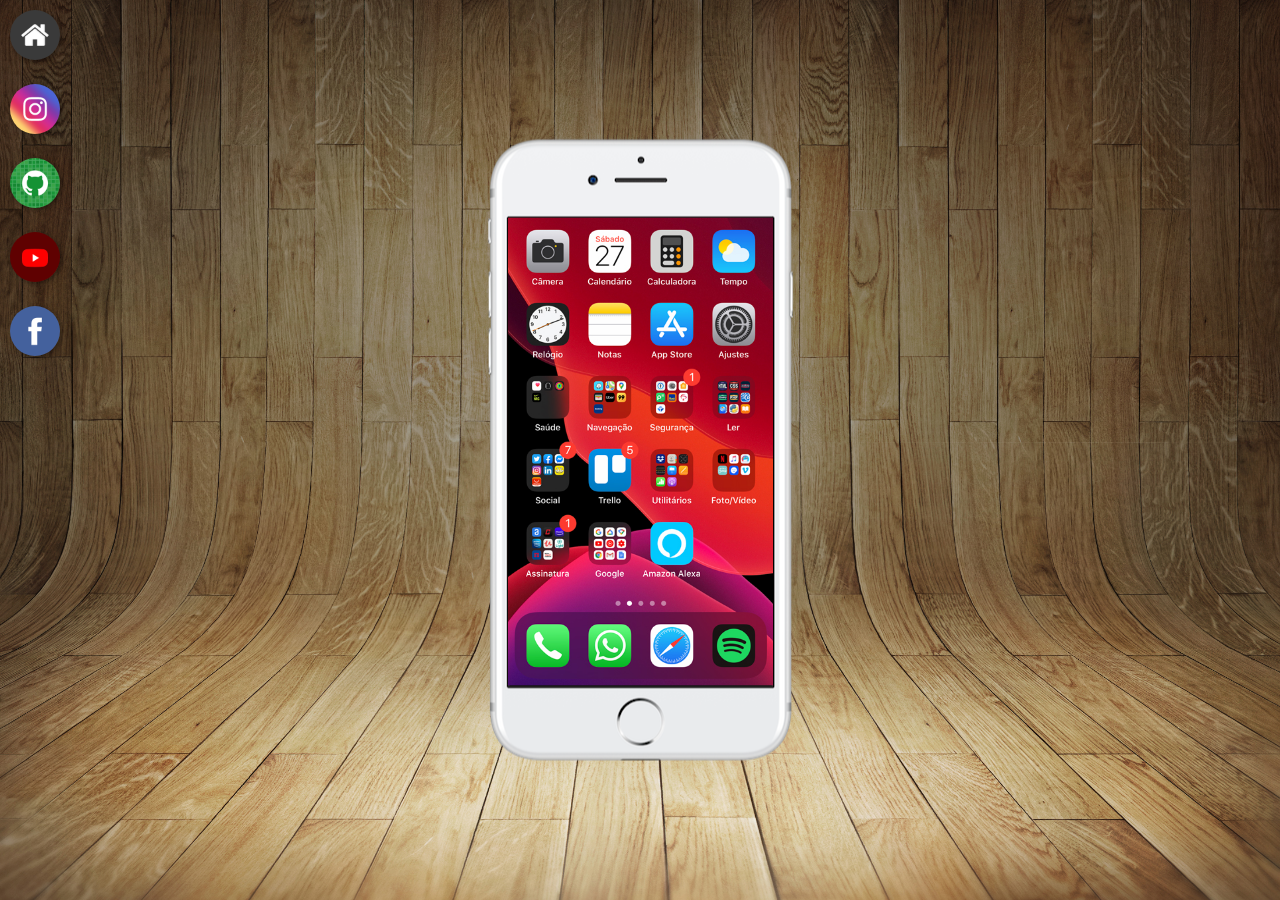
<file: index.html>
<!DOCTYPE html>
<html lang="pt-br">
<head>
    <meta charset="UTF-8">
    <meta name="viewport" content="width=device-width, initial-scale=1.0">
    <title>Projetos Redes Sociais</title>
    <link rel="shortcut icon" href="favicon.ico" type="image/x-icon">
    <link rel="stylesheet" href="estilos/style.css">
</head>
<body>
    <main>
        <section id="telefone">
        <iframe src="home.html" name="tela" id="tela"  frameborder="0"></iframe>
        </section>
        <section id="redes-sociais">
            <a href="home.html" target="tela"><img src="imagens/logo-home.jpg" alt="Home"></a><br>
            <a href="insta.html" target="tela"><img src="imagens/logo-instagram.jpg" alt="insta"></a><br>
            <a href="github.html" target="tela"><img src="imagens/logo-github.jpg" alt="github"></a><br>
            <a href="youtube.html" target="tela"><img src="imagens/logo-youtube.jpg" alt="tube"></a><br>
            <a href="facebook.html" target="tela"><img src="imagens/logo-facebook.jpg" alt="face"></a><br>
        </section>
    </main>
</body>
</html>
</file>
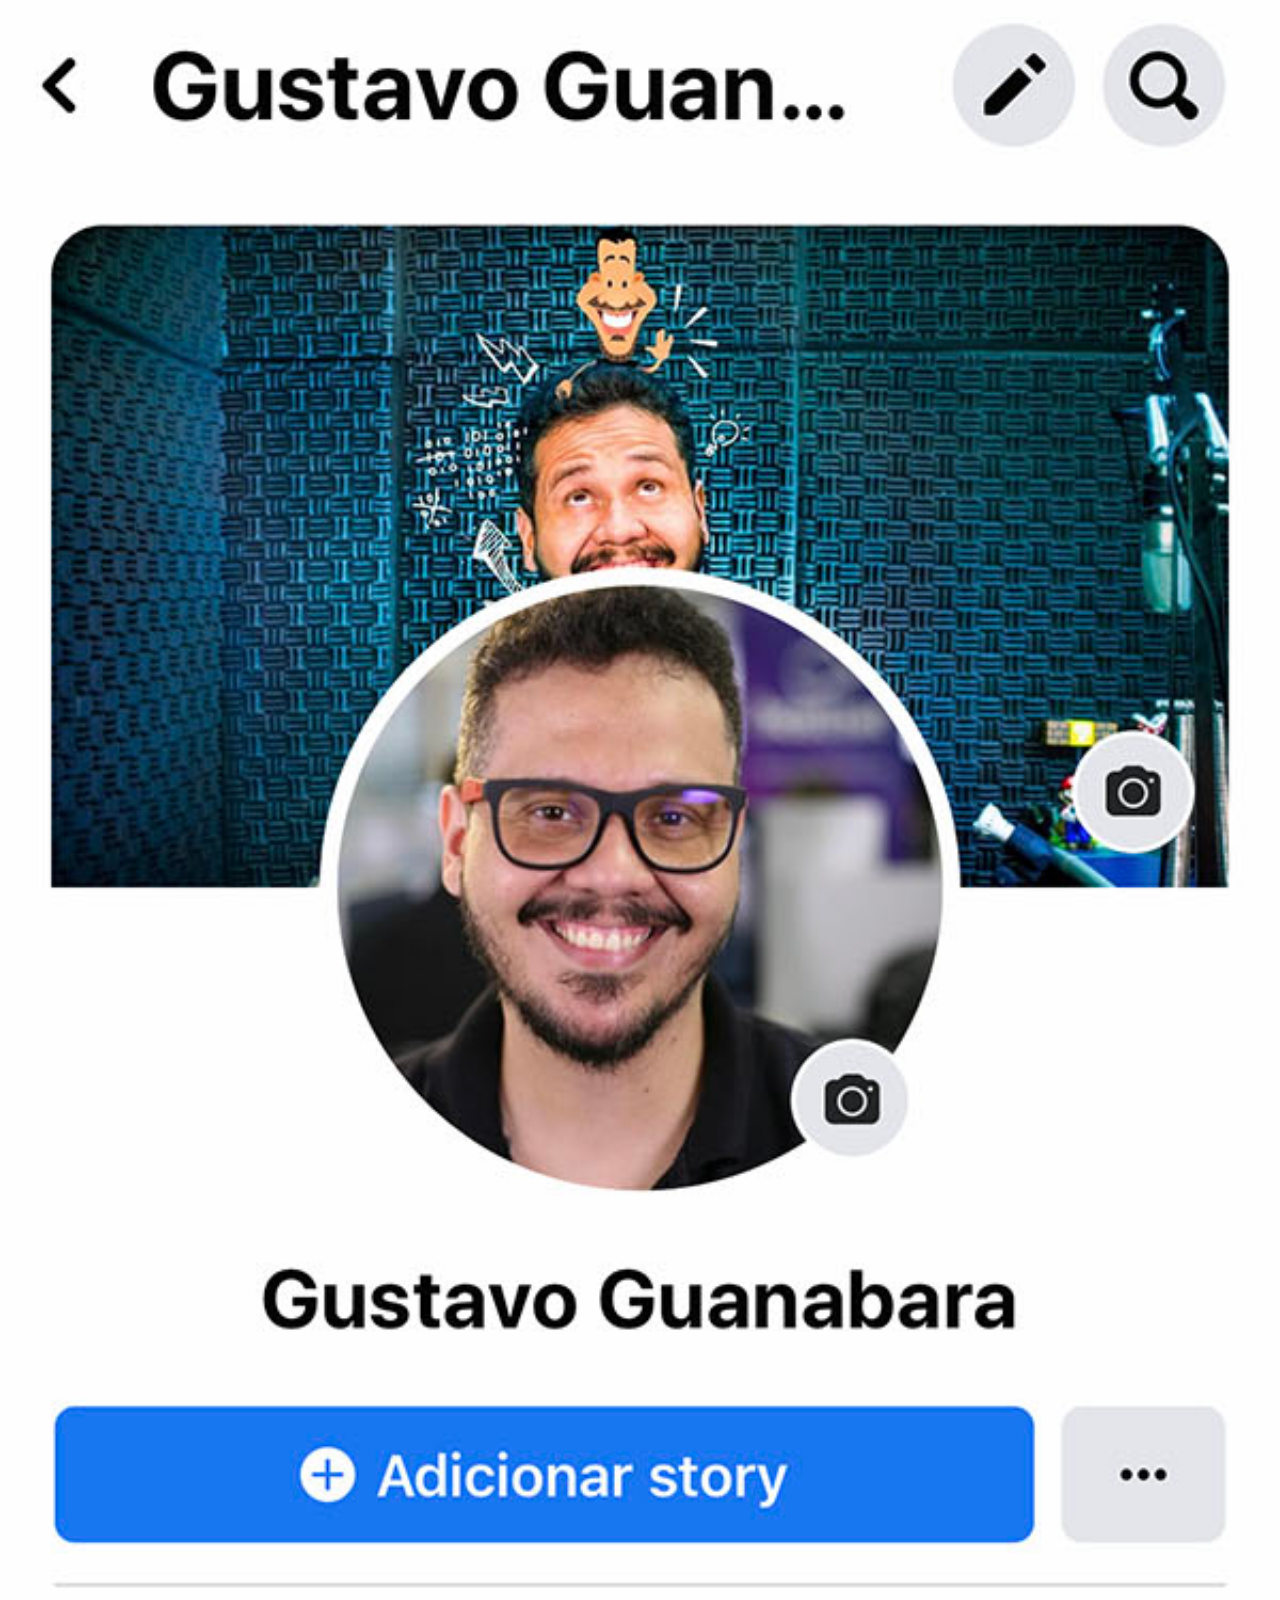
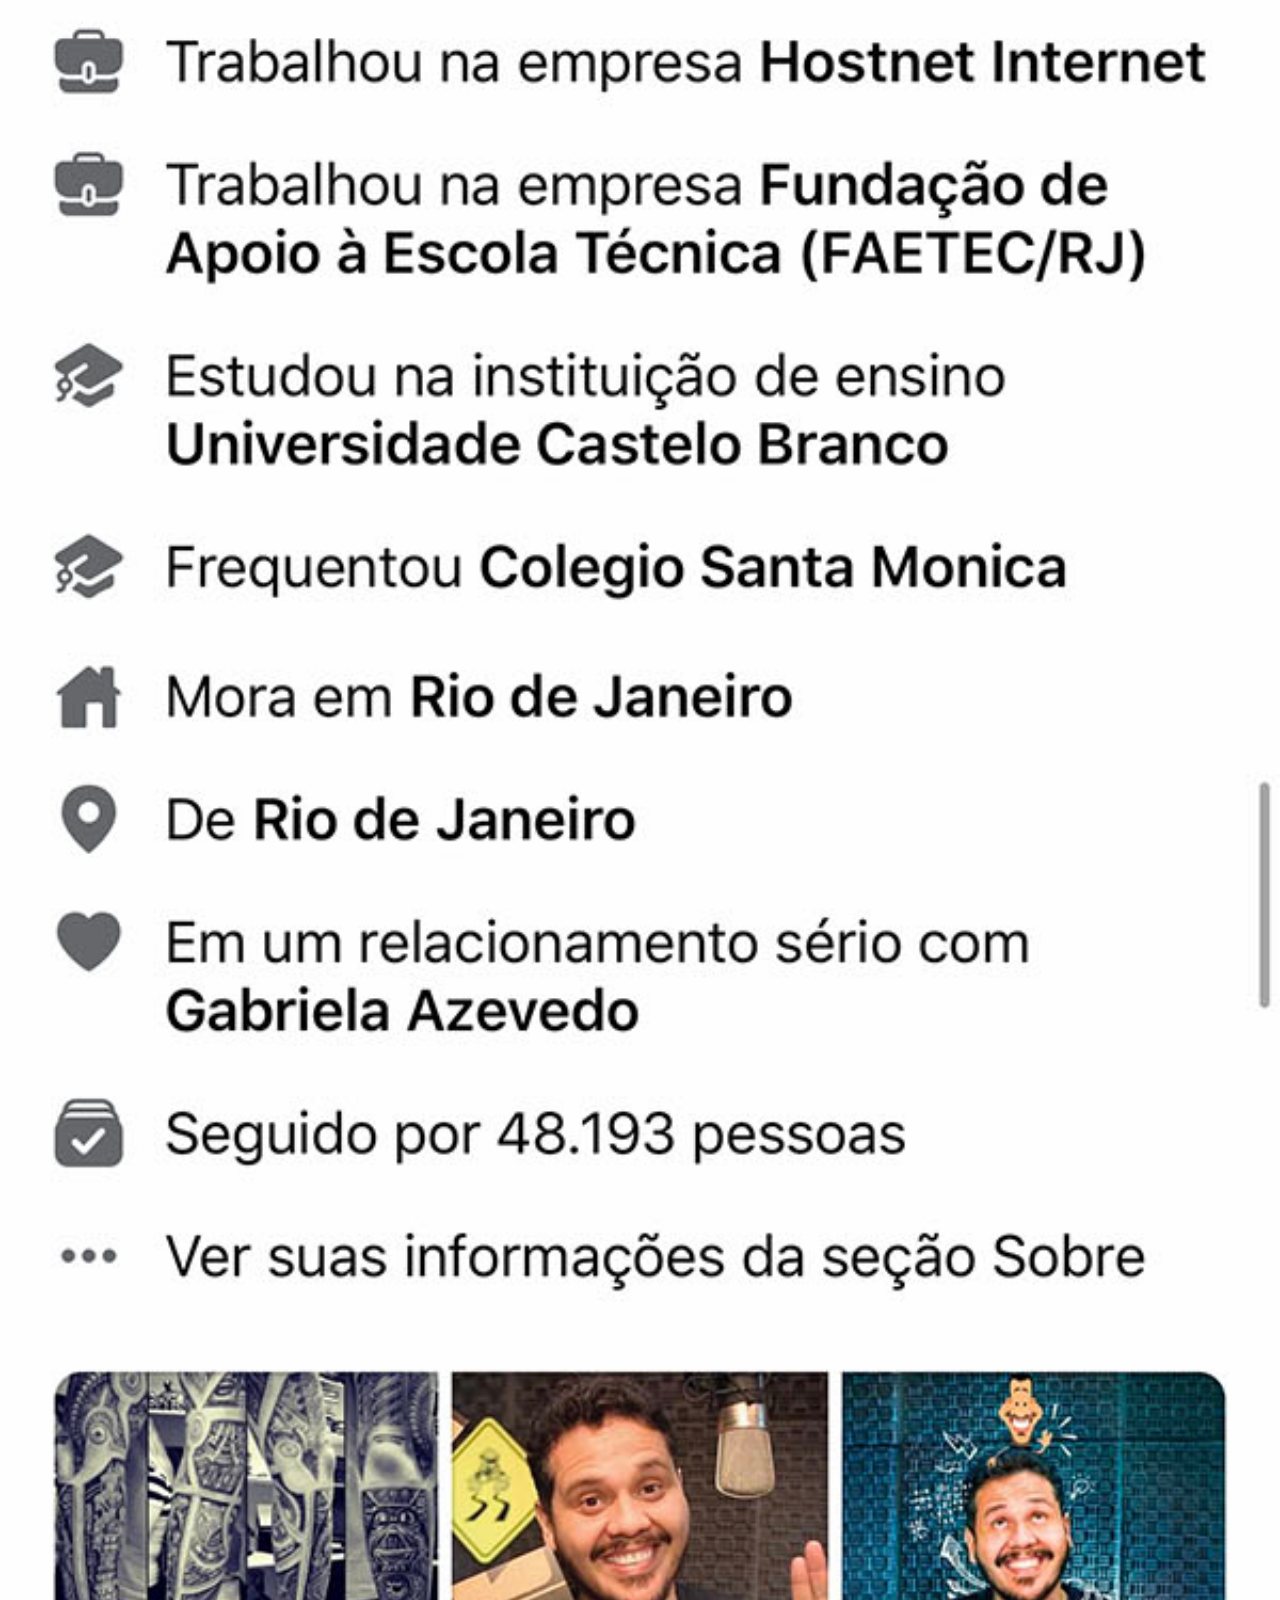
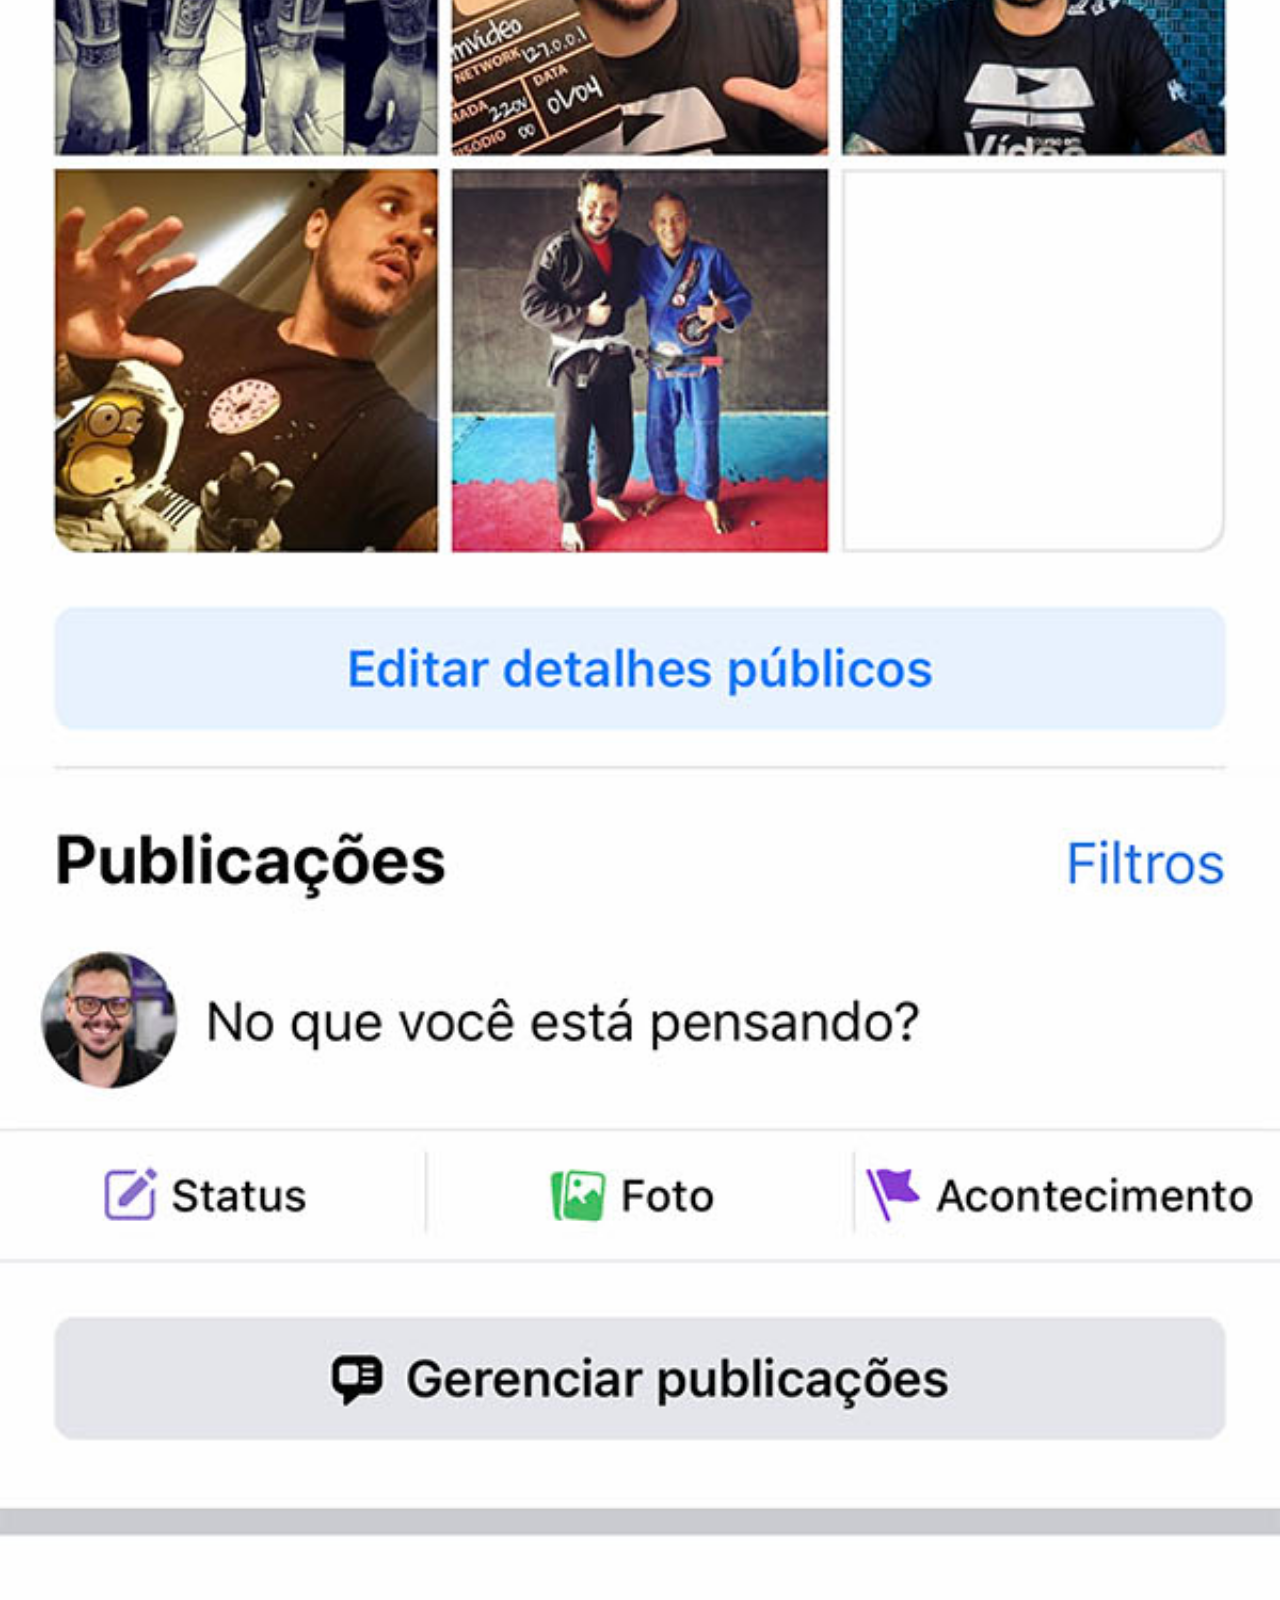
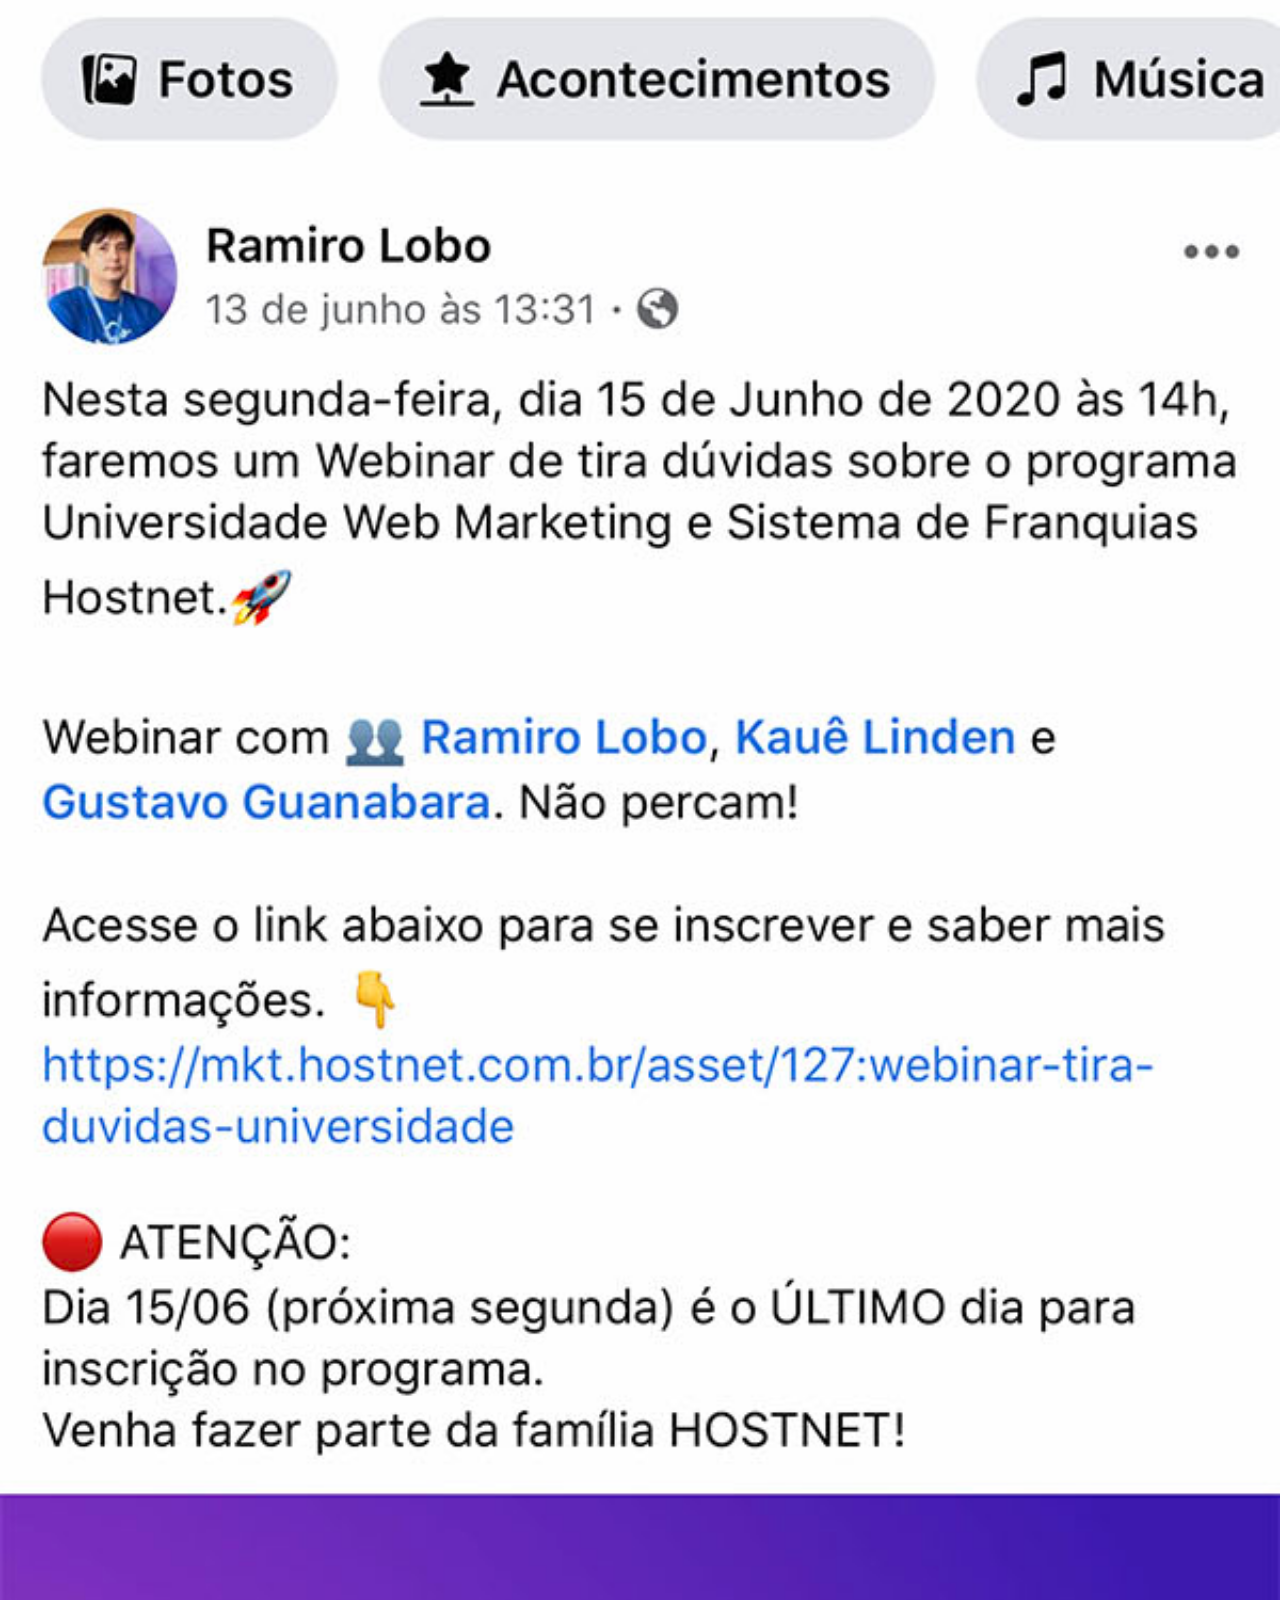
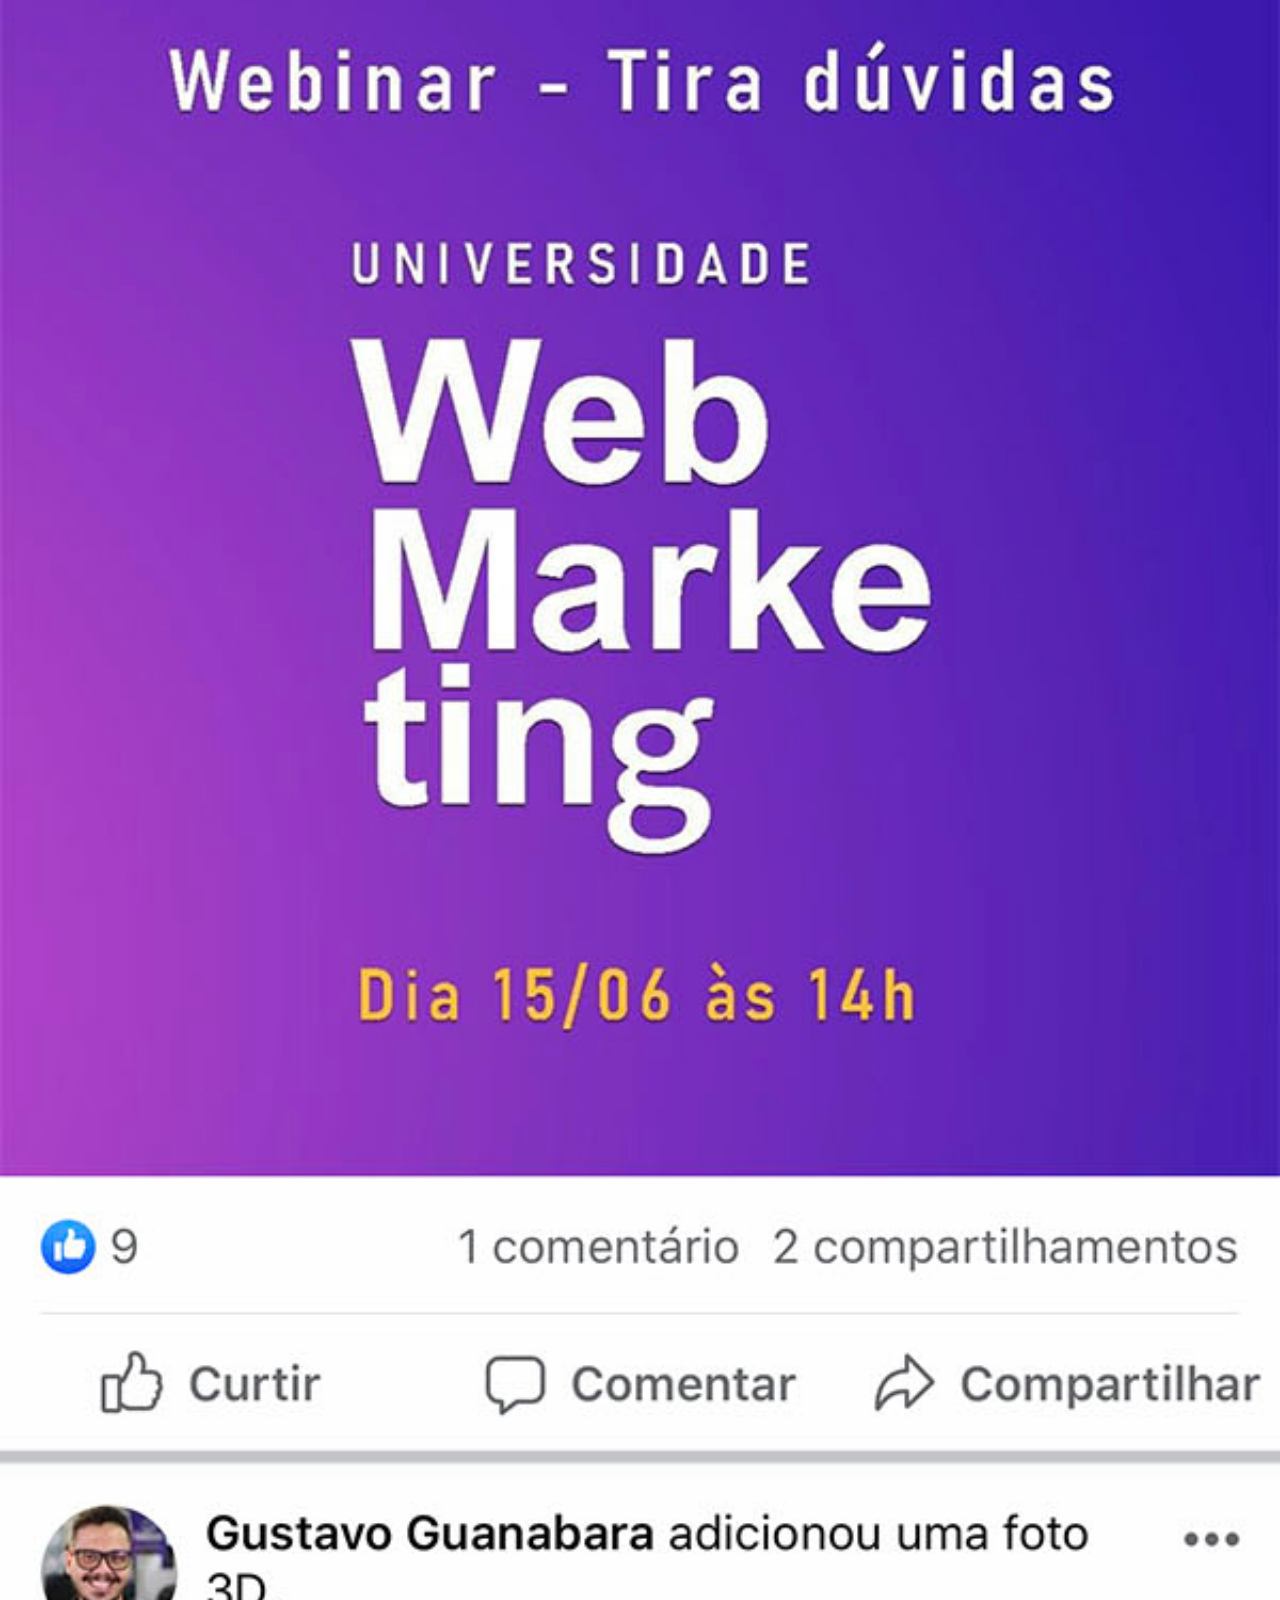
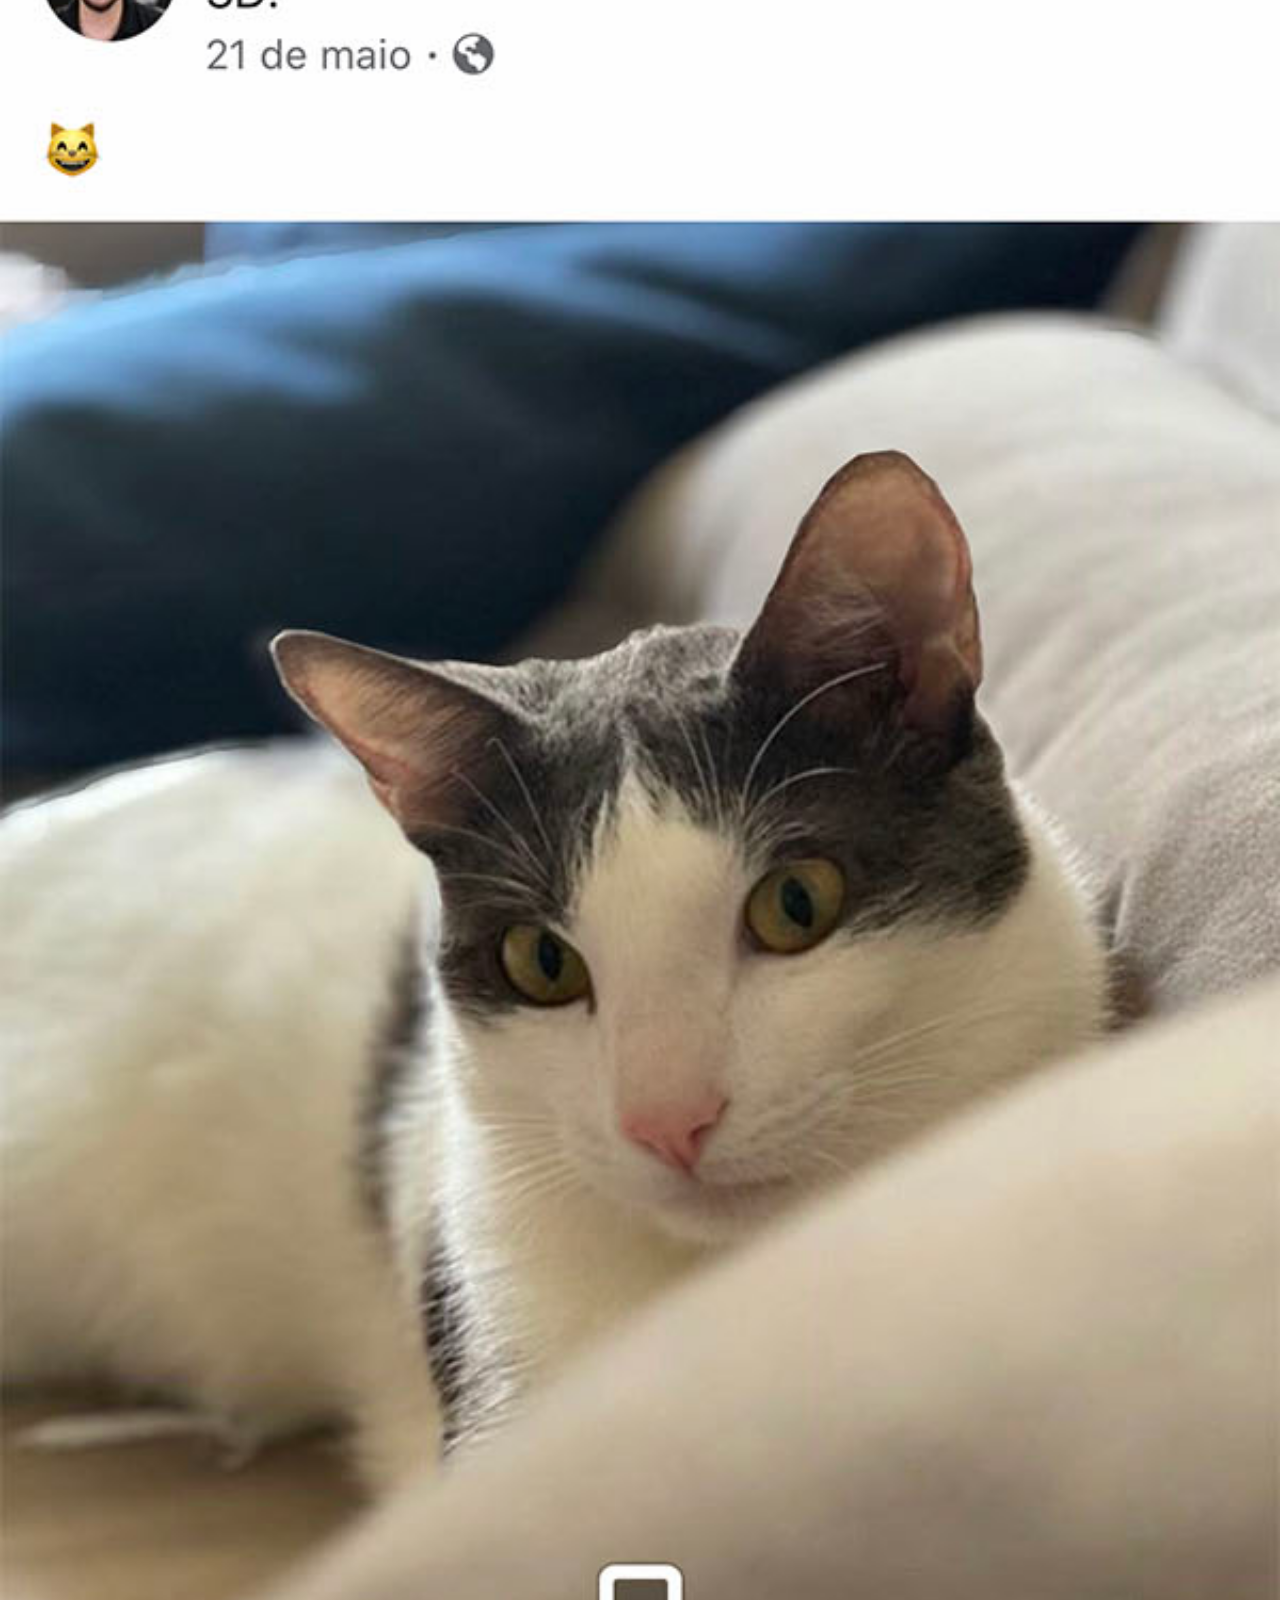
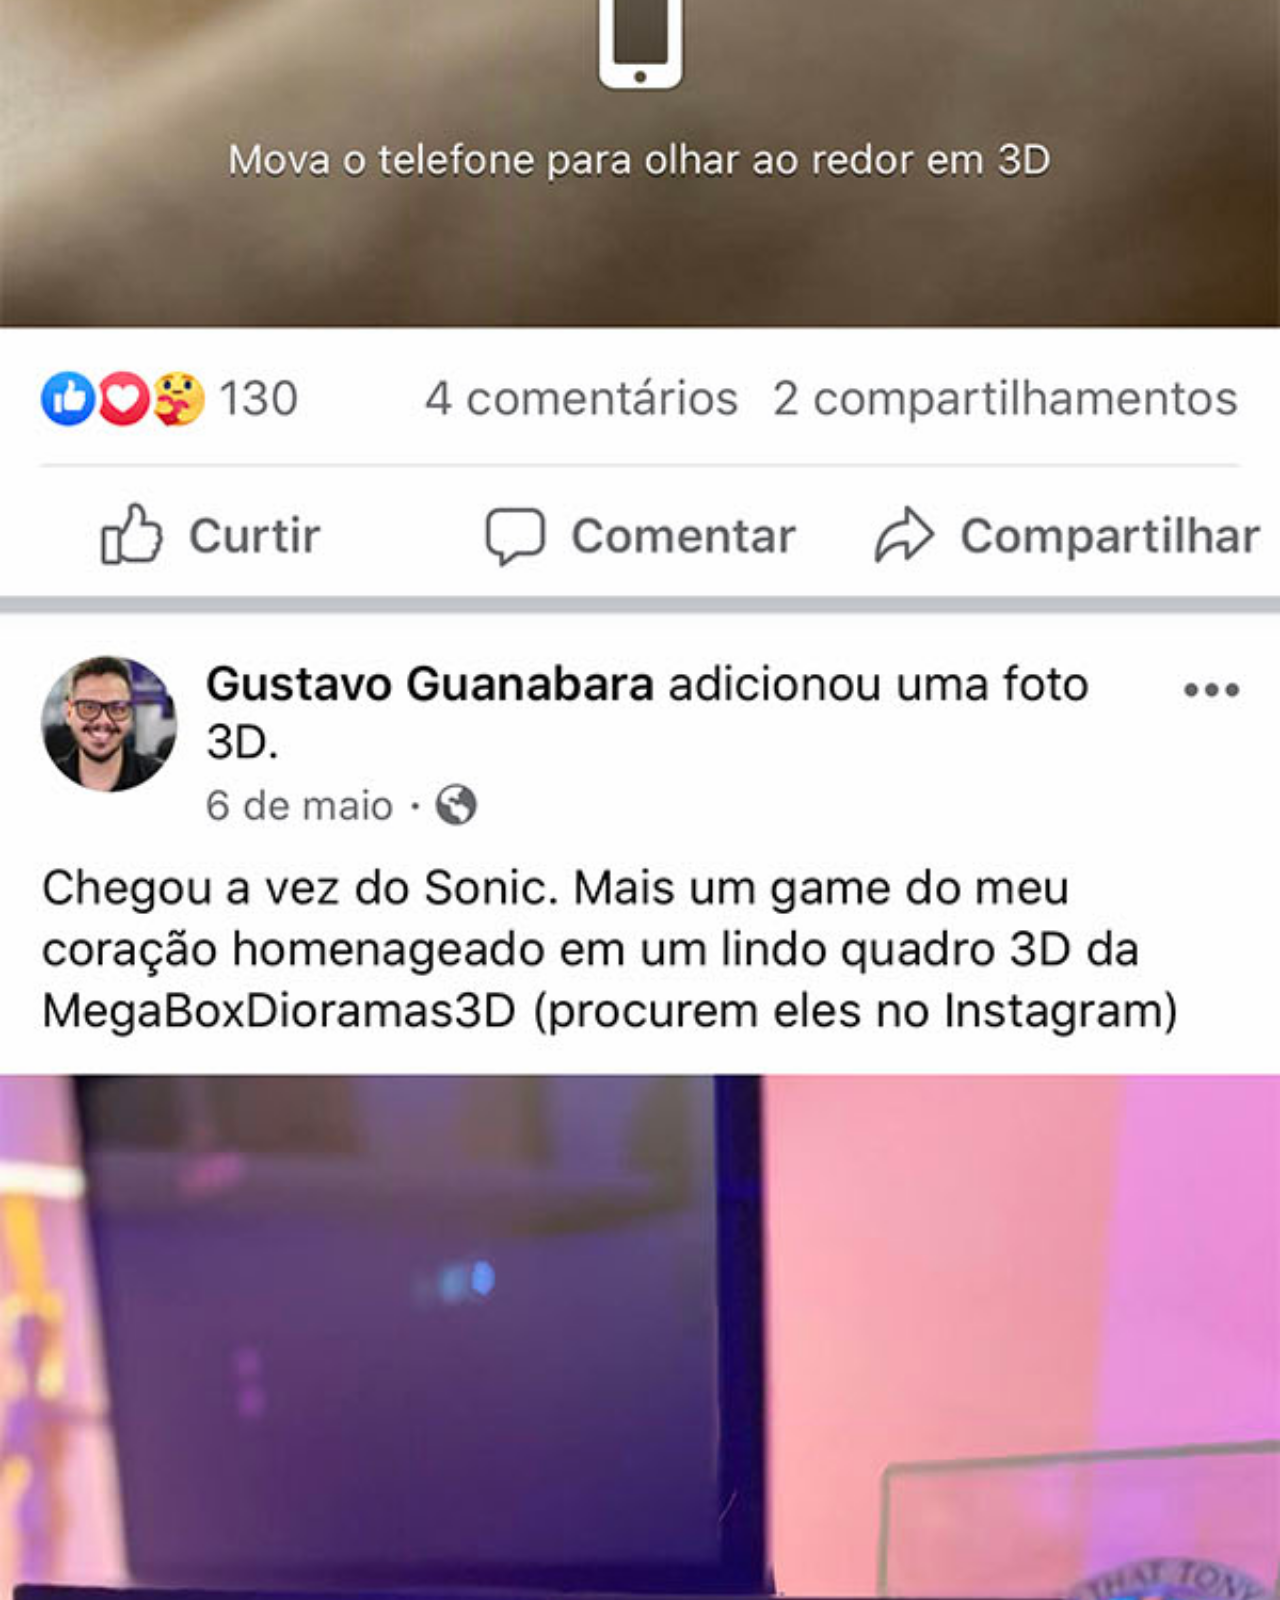
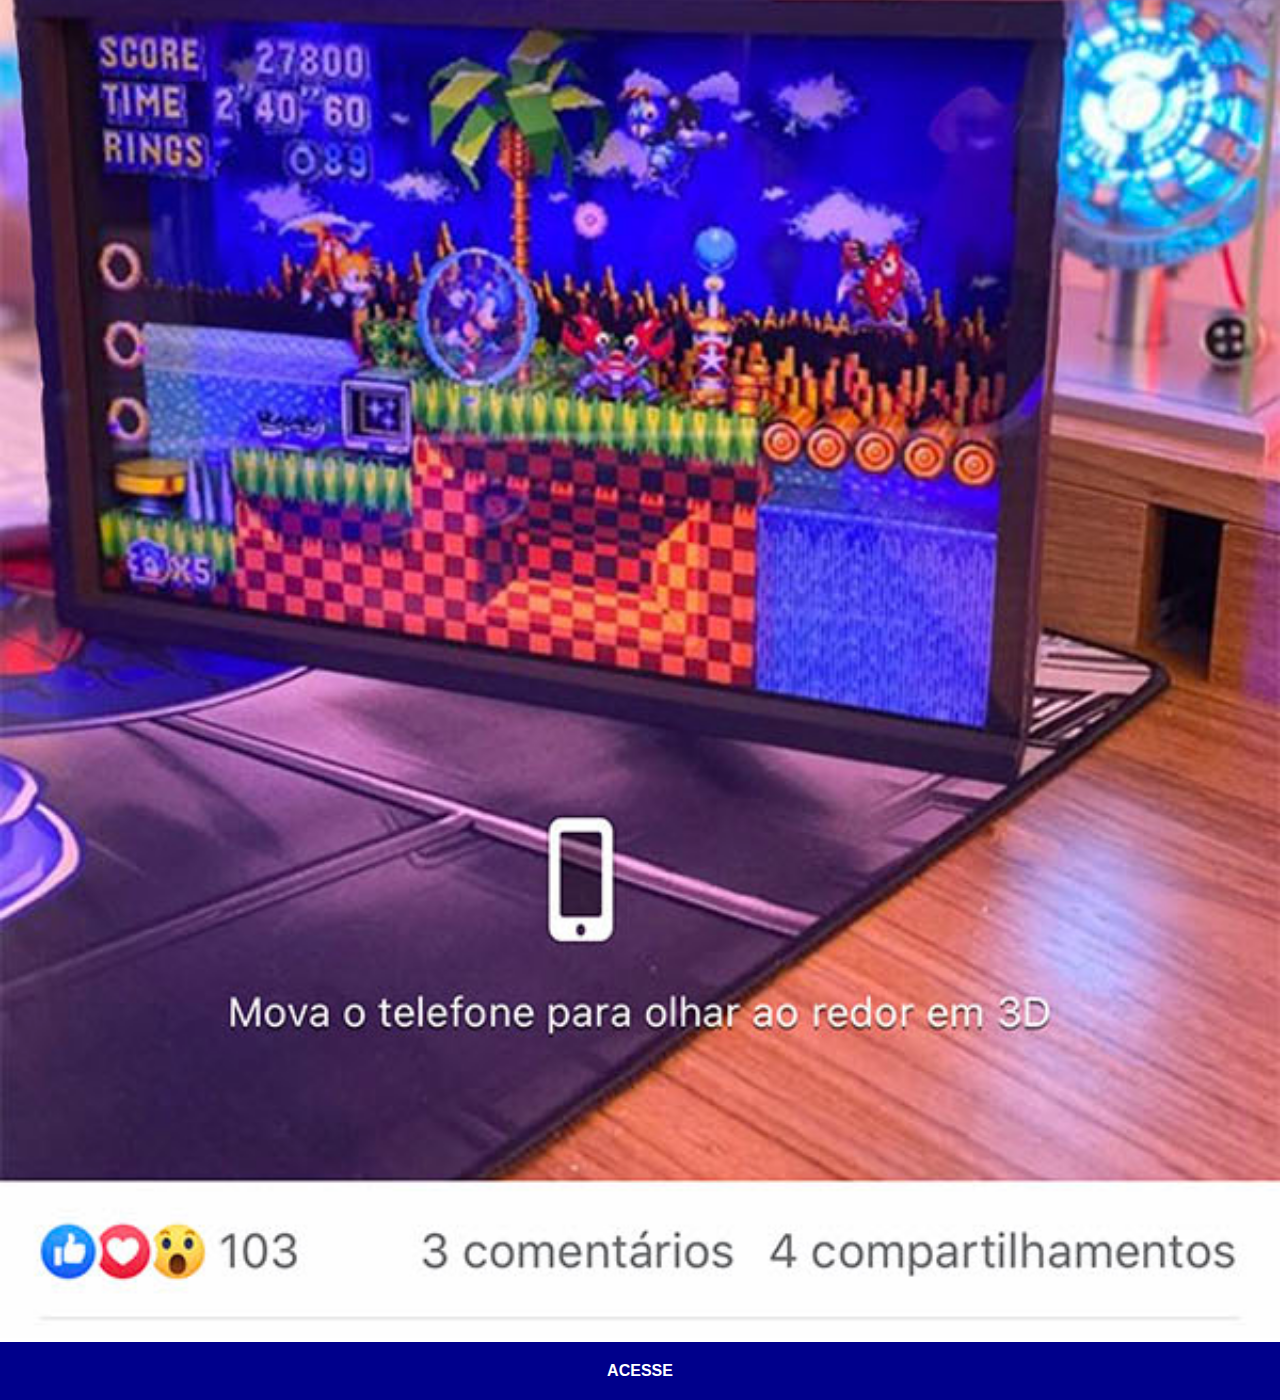
<file: facebook.html>
<!DOCTYPE html>
<html lang="pt-br">
<head>
    <meta charset="UTF-8">
    <meta name="viewport" content="width=device-width, initial-scale=1.0">
    <title>Facebook</title>
    <link rel="stylesheet" href="estilos/social.css">
</head>
<body>
    <img src="imagens/tela-facebook.jpg" alt="Face">
    <a href="https://www.facebook.com/gustavoguanabara">ACESSE</a>
</body>
</html>
</file>
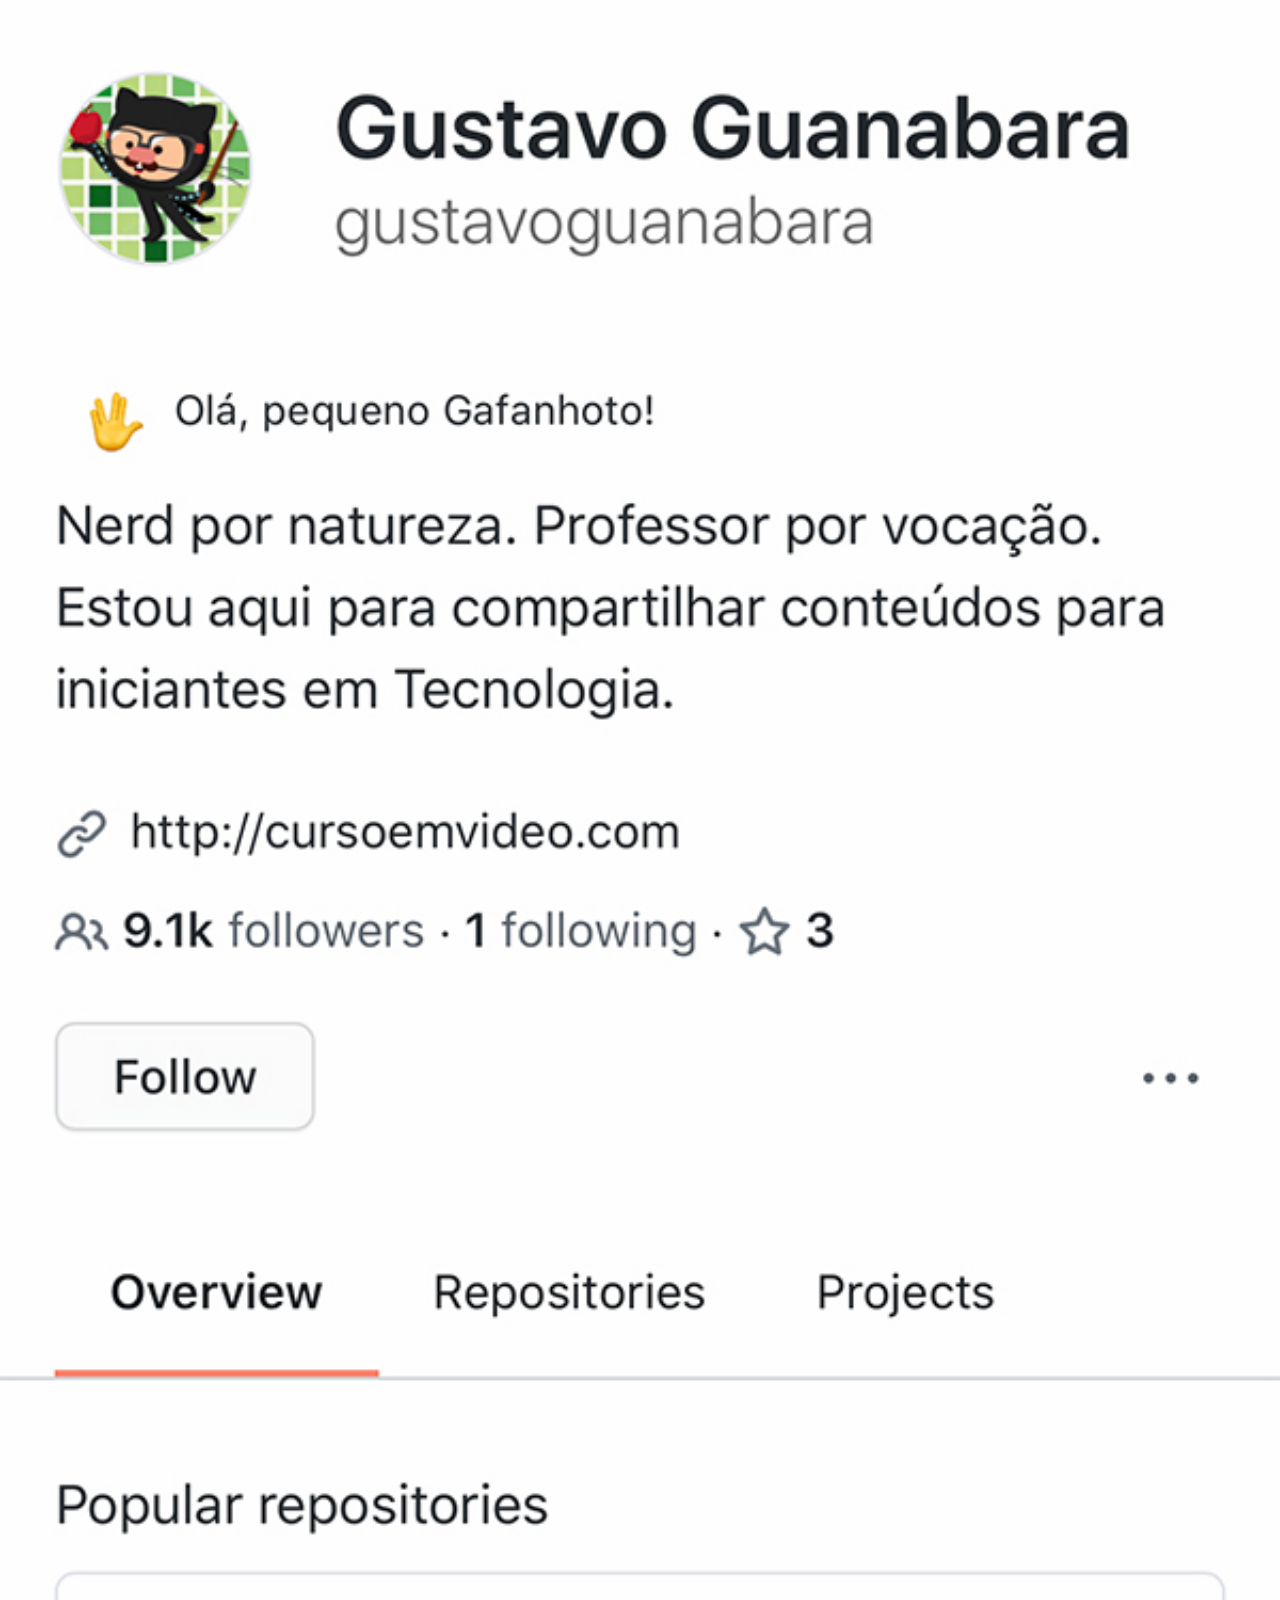
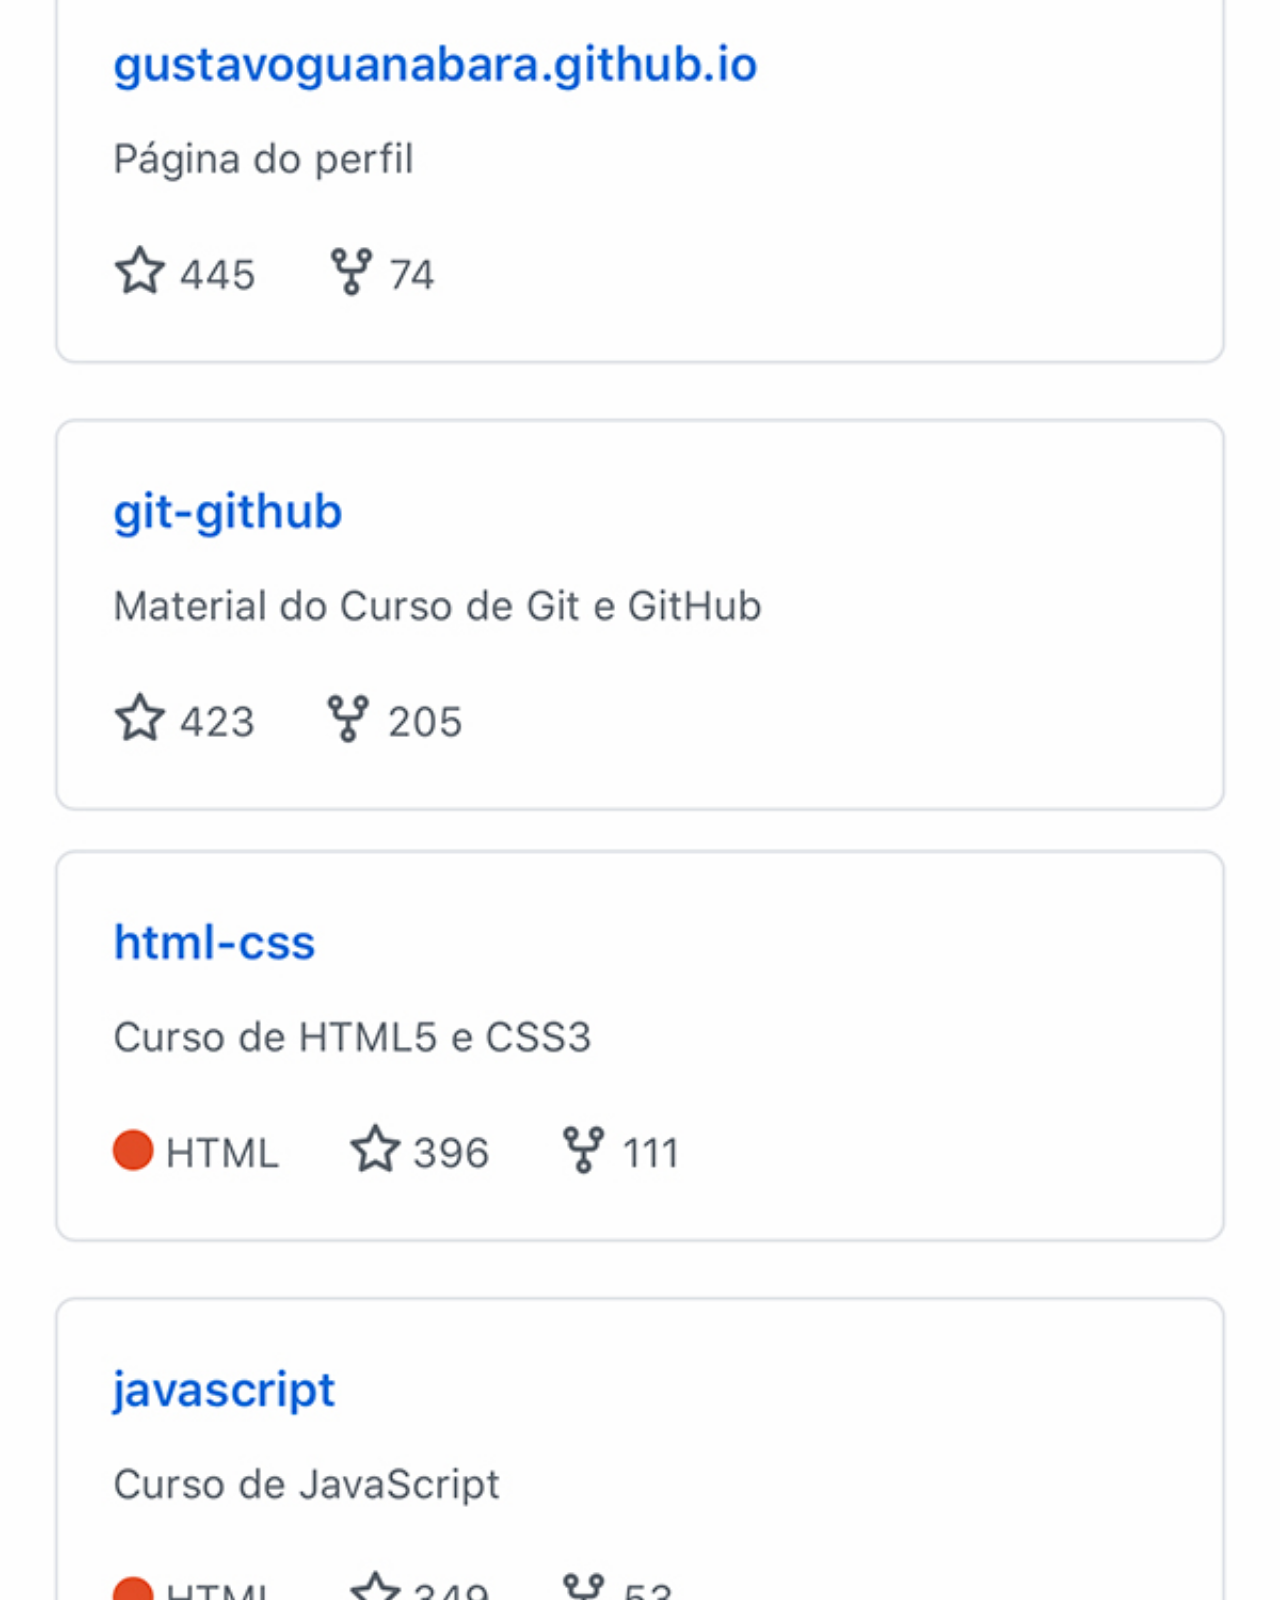
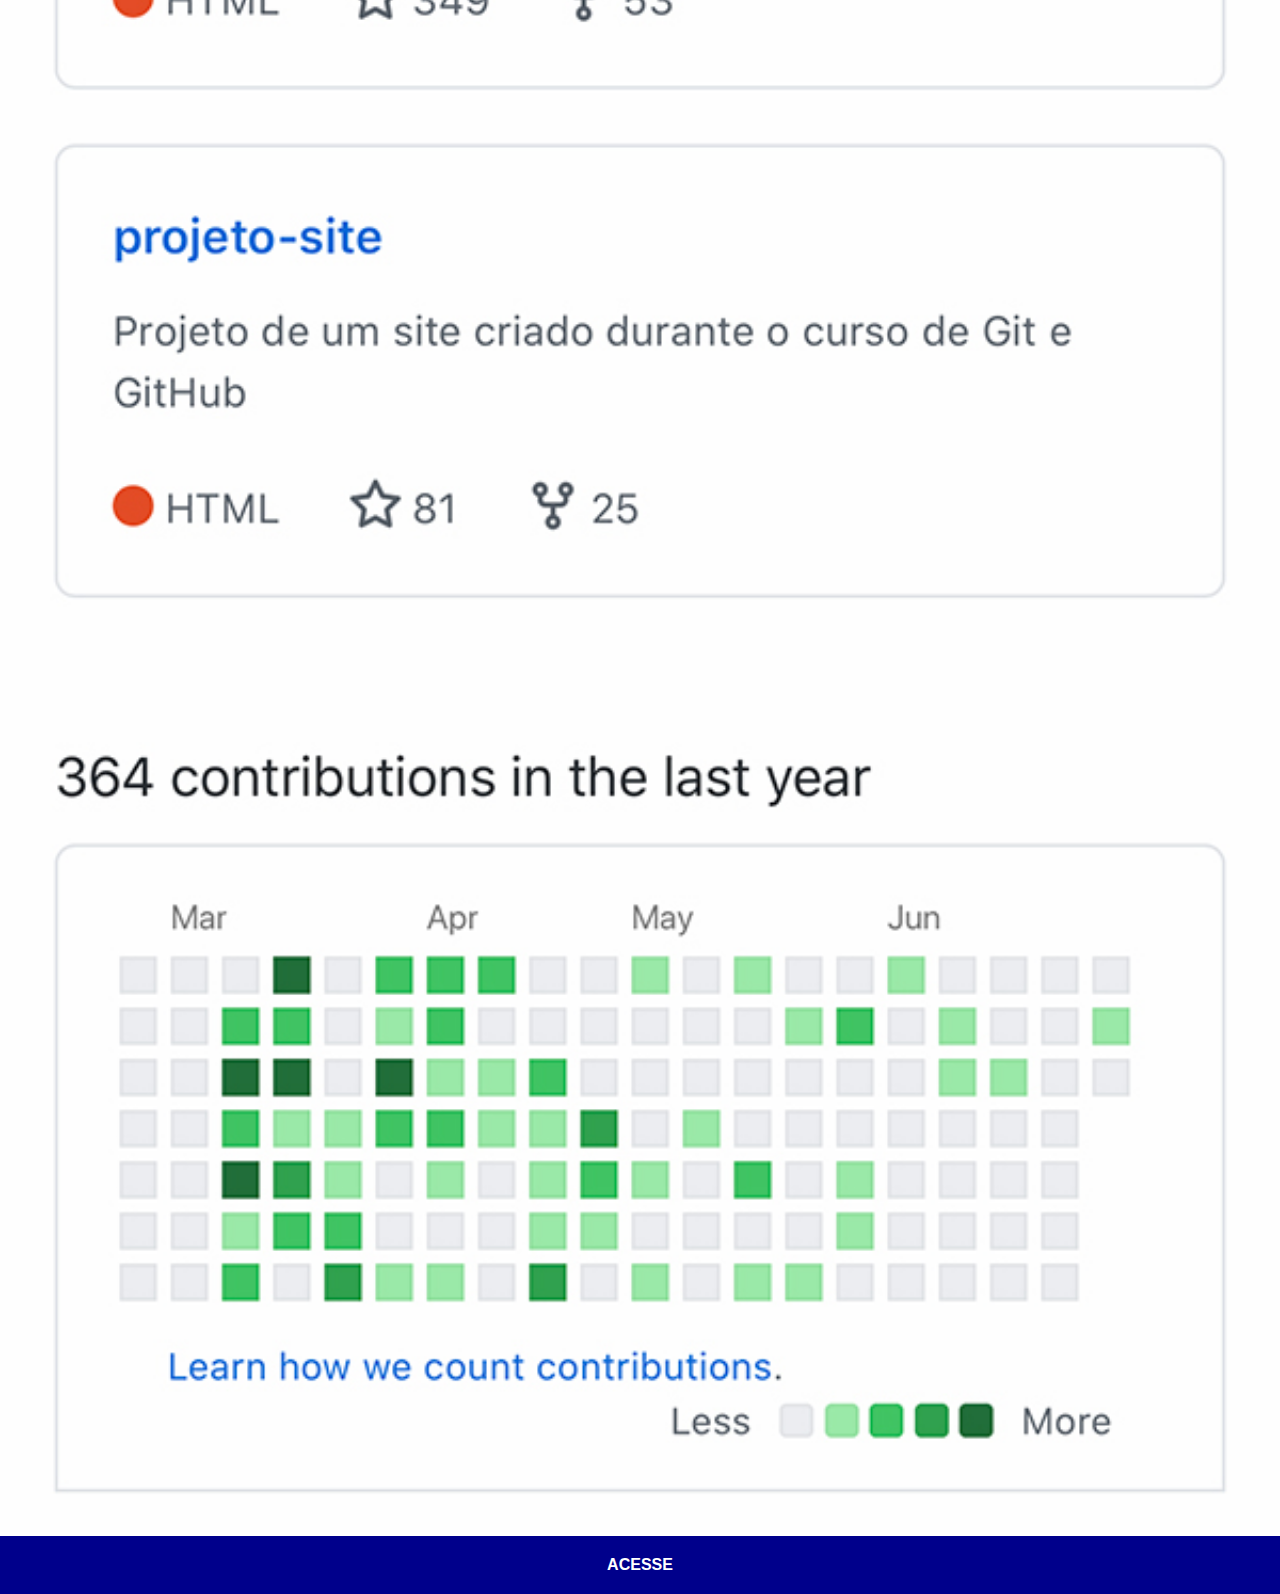
<file: github.html>
<!DOCTYPE html>
<html lang="pt-br">
<head>
    <meta charset="UTF-8">
    <meta name="viewport" content="width=device-width, initial-scale=1.0">
    <title>GitHub</title>
    <link rel="stylesheet" href="estilos/social.css">
</head>
<body>
    <img src="imagens/tela-github.jpg" alt="GitHub">
    <a href="https://github.com/gustavoguanabara" target="_blank">ACESSE</a>
</body>
</html>
</file>
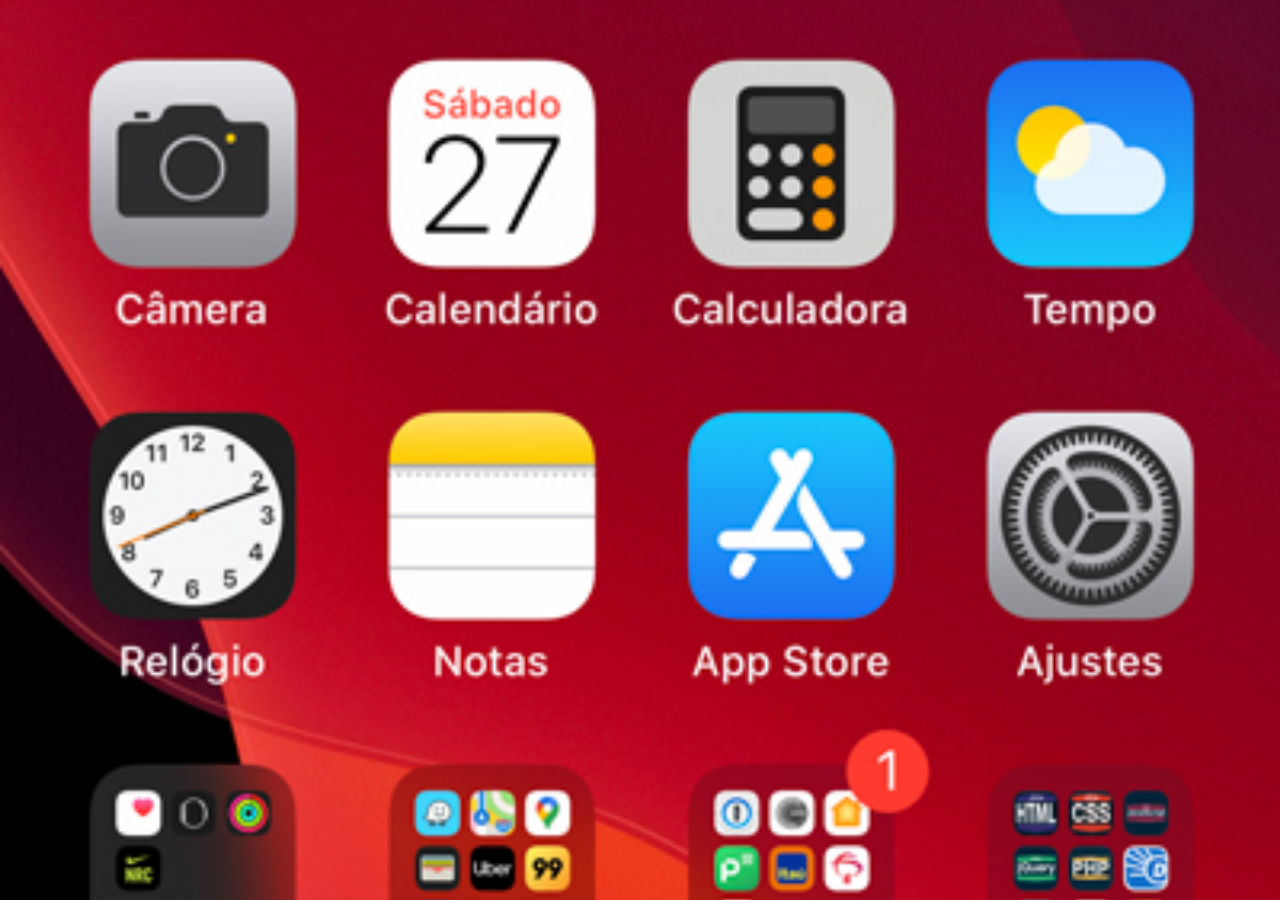
<file: home.html>
<!DOCTYPE html>
<html lang="pt-br">
<head>
    <meta charset="UTF-8">
    <meta name="viewport" content="width=device-width, initial-scale=1.0">
    <title>home</title>
    <style>
        * {
            margin: 0px;
            padding: 0px;
        }

        body {
            width: 100vw;
            height: 100vh;
            background: black url(imagens/tela-home.jpg) no-repeat top center;
            background-size: cover;
        }
    </style>
</head>
<body>
    
</body>
</html>
</file>
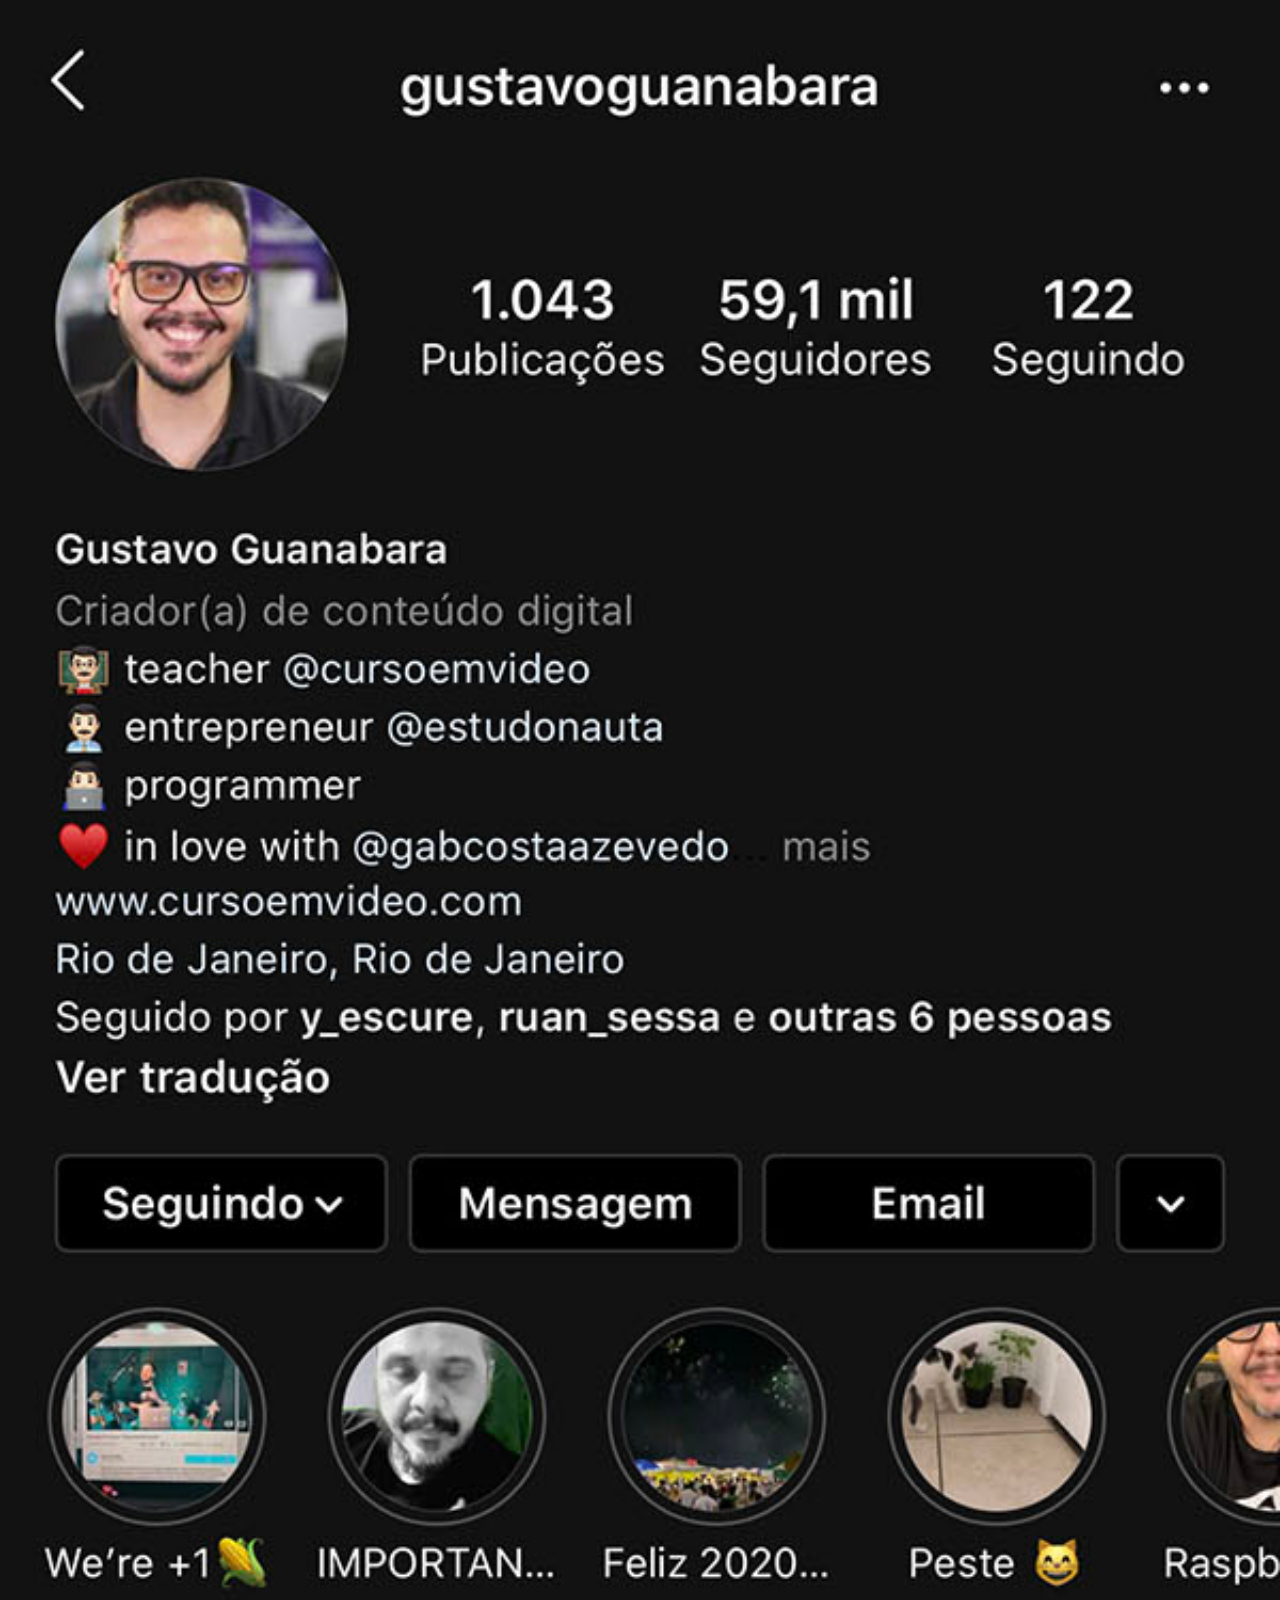
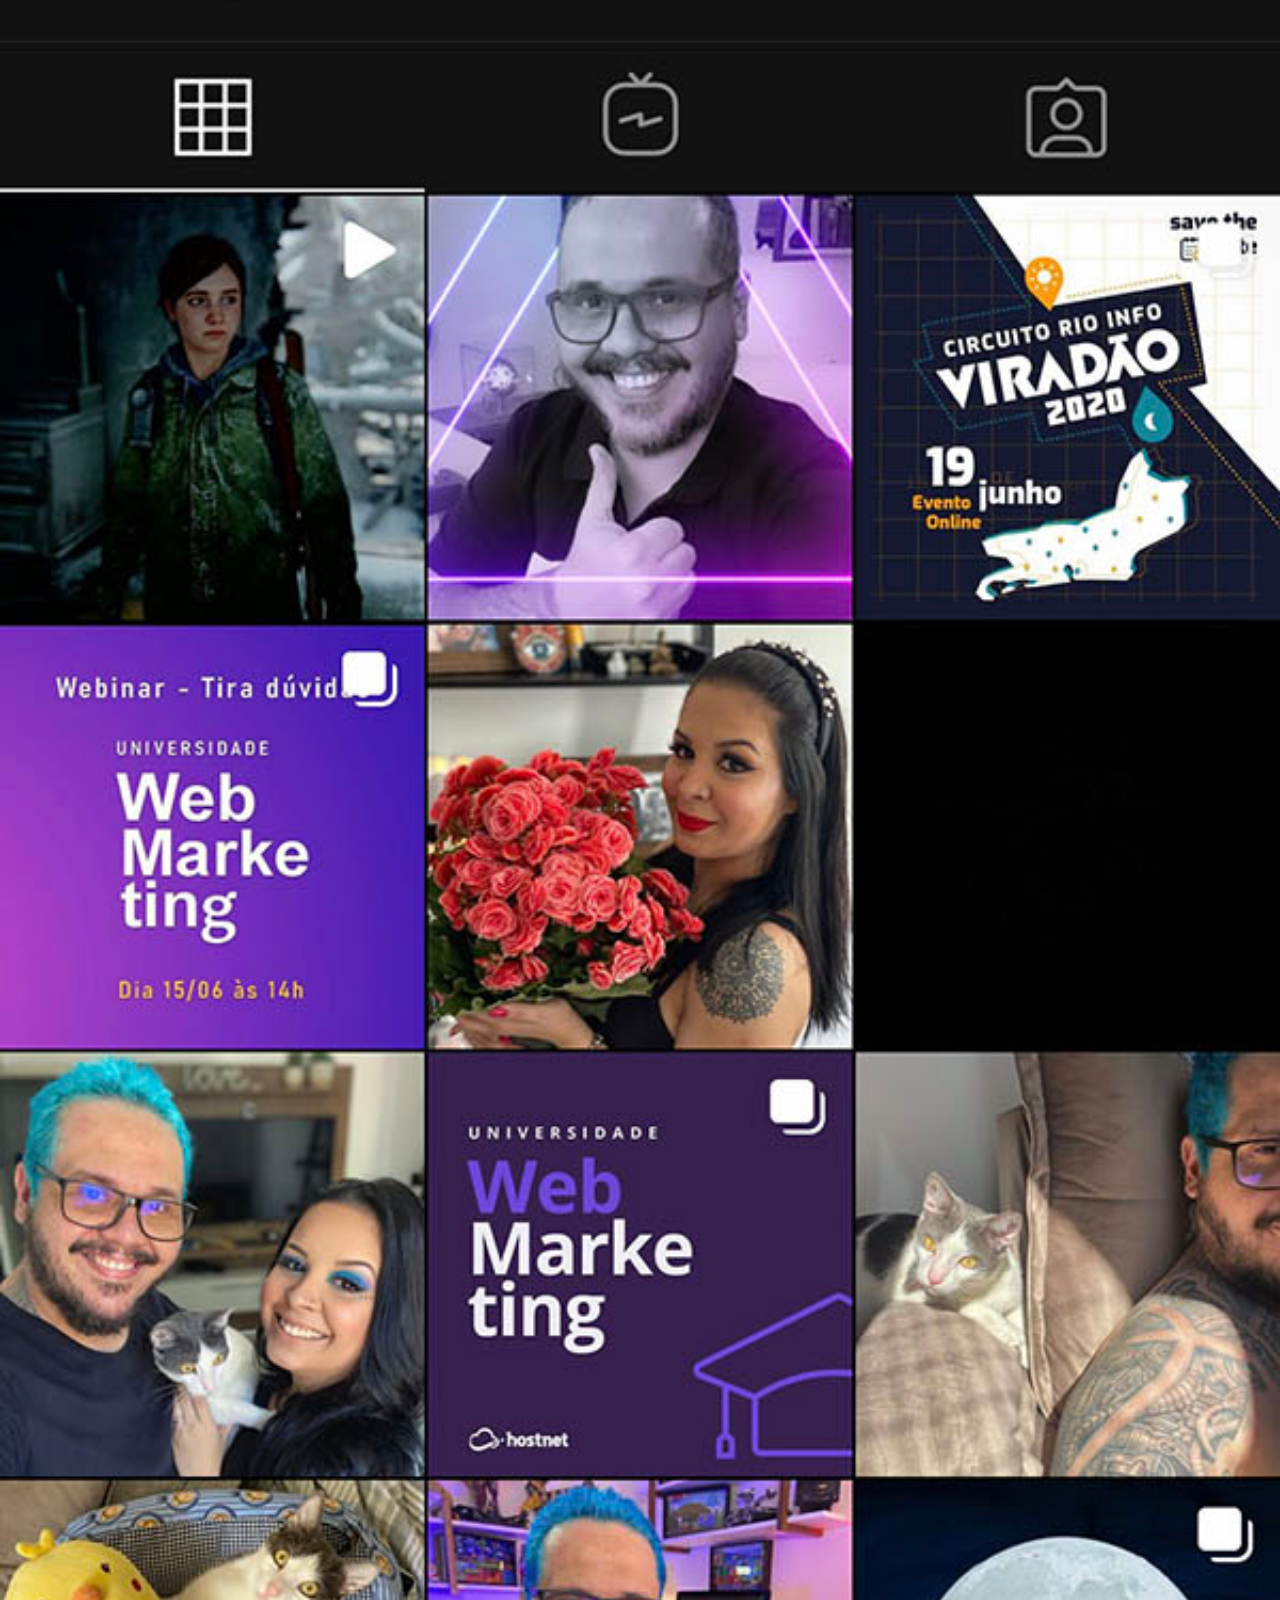
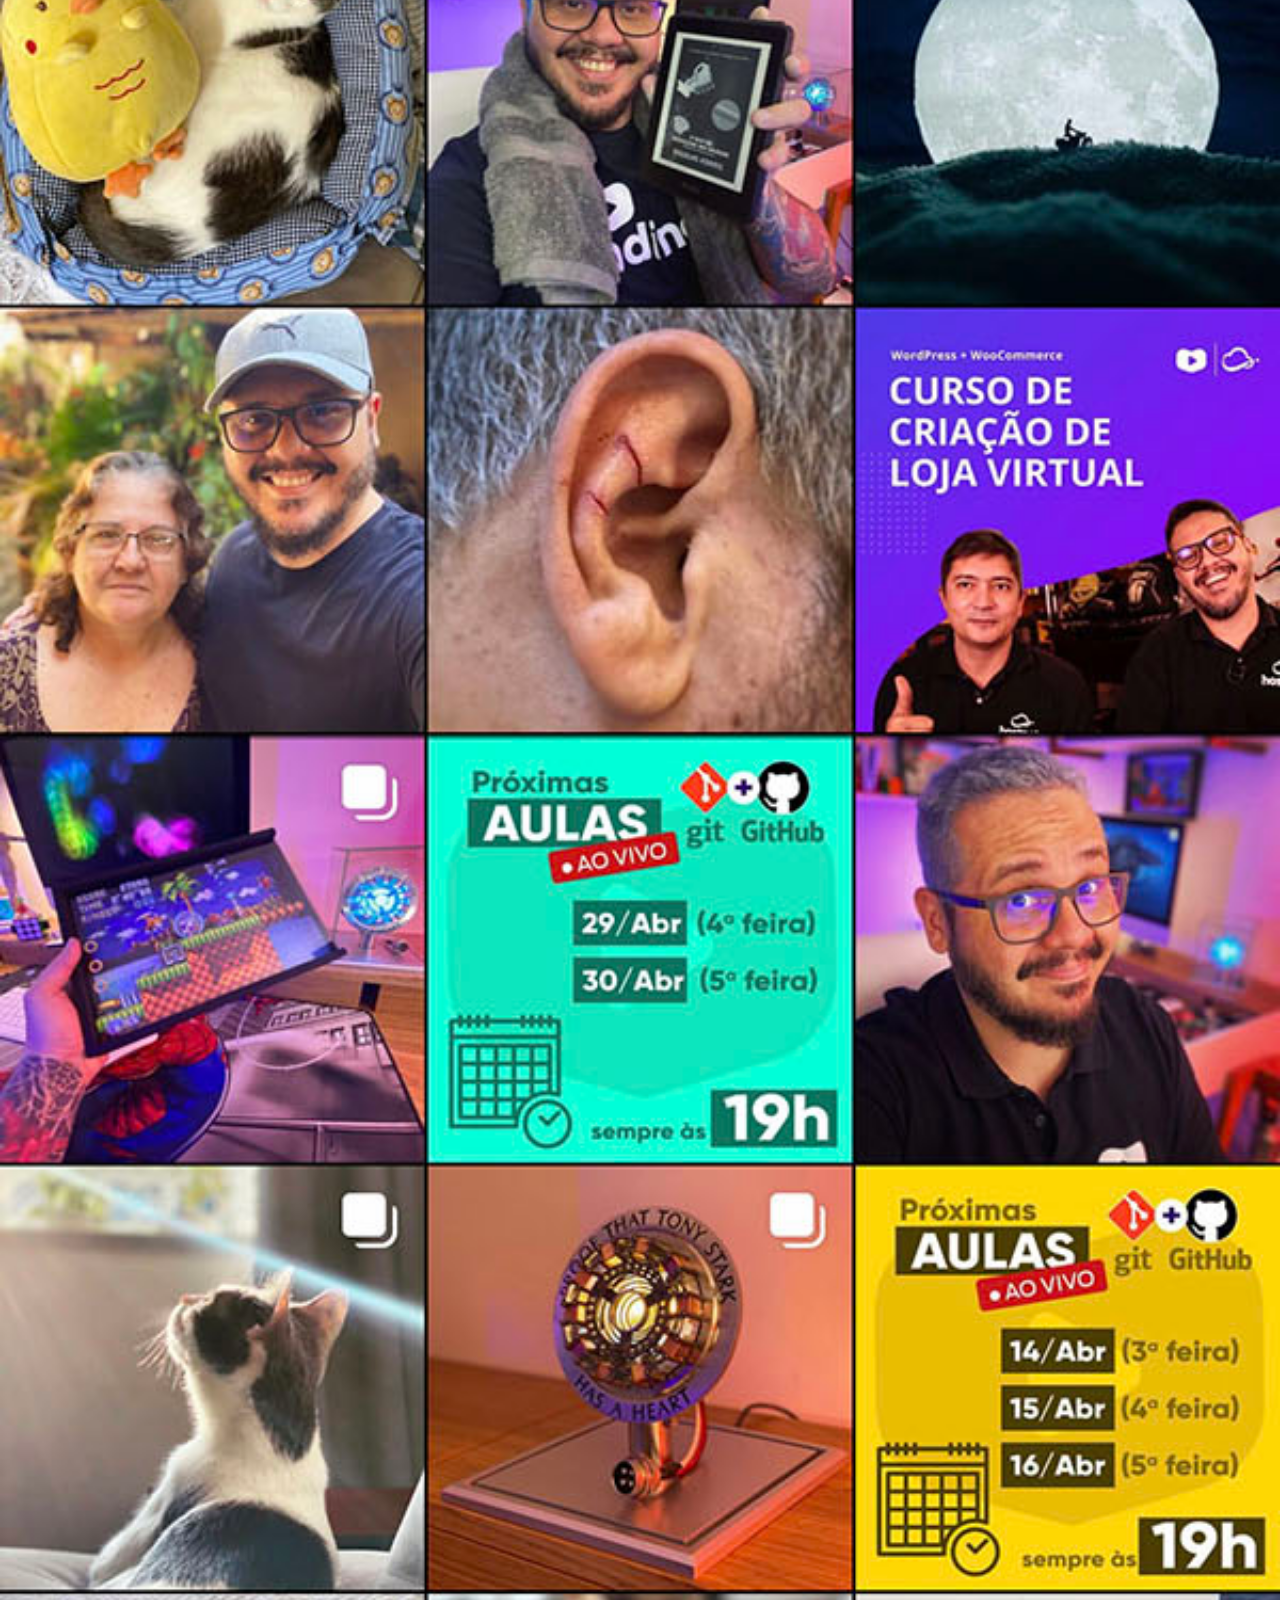
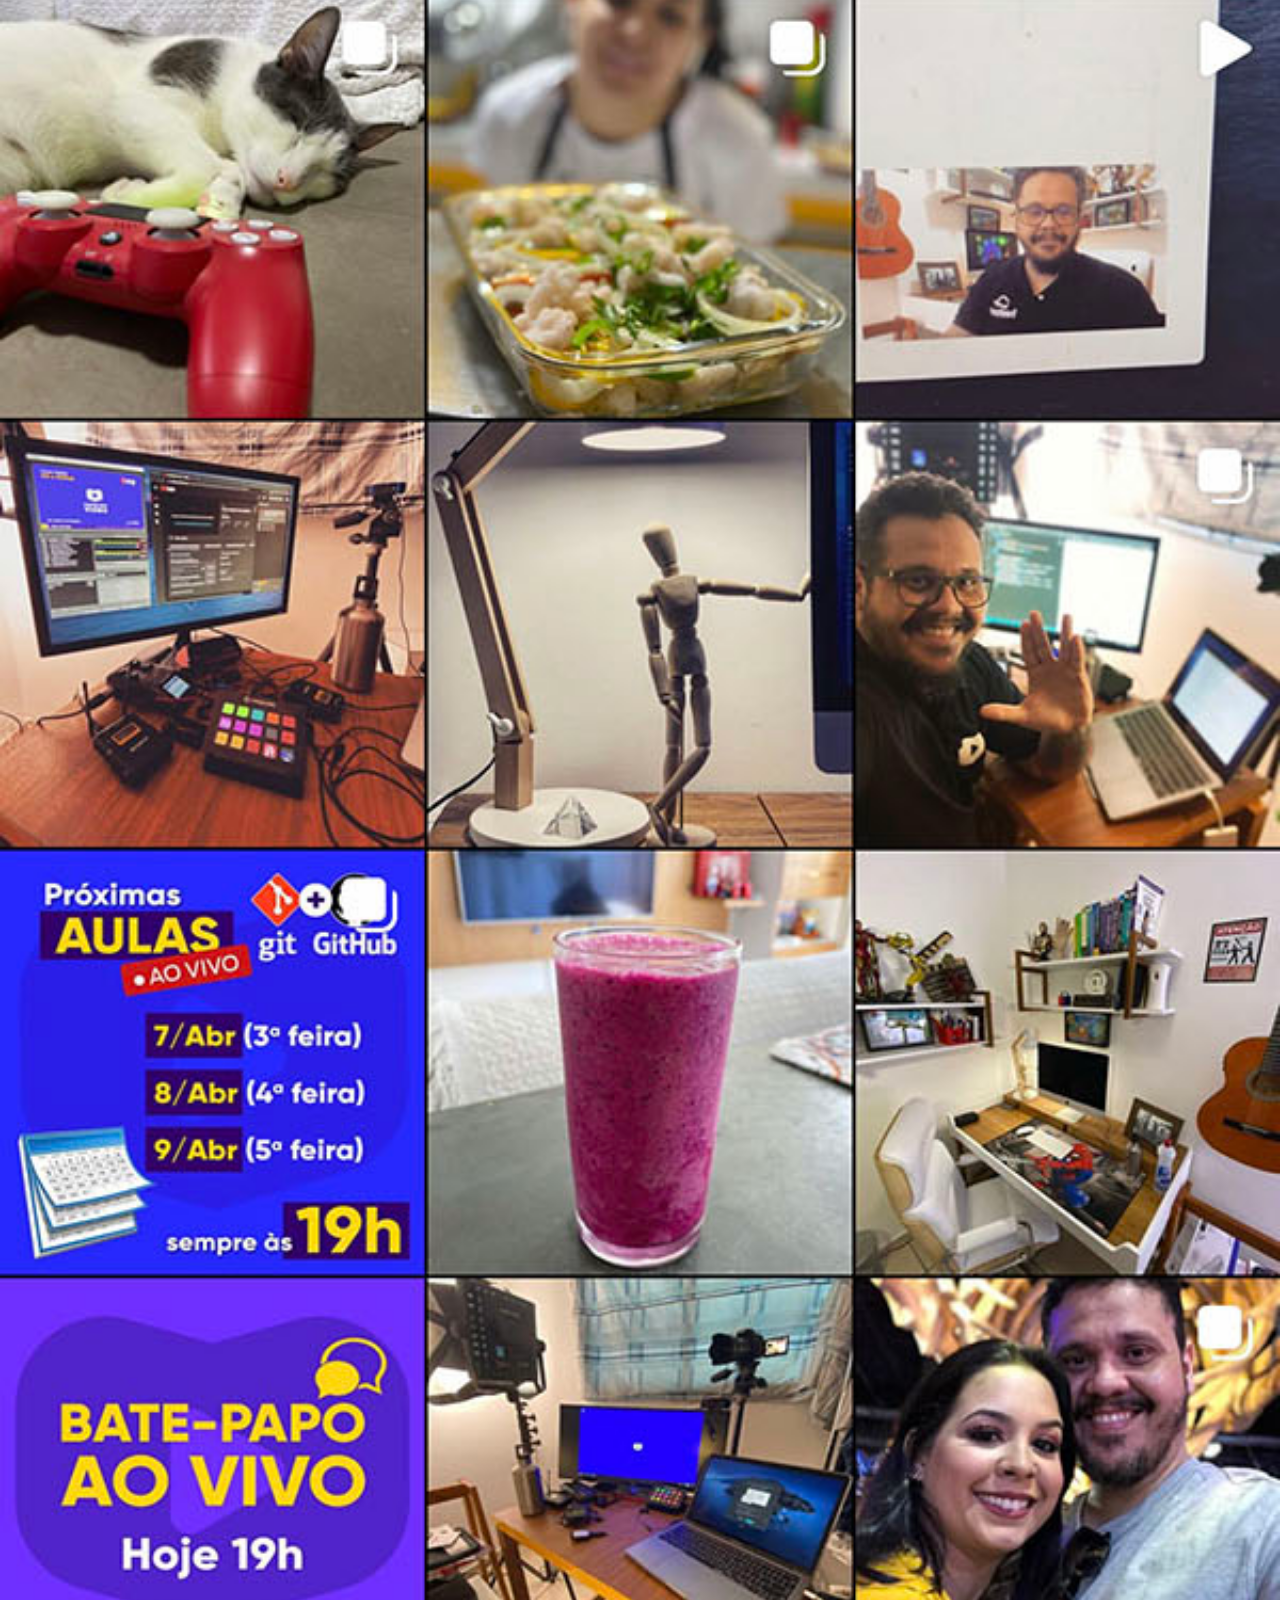
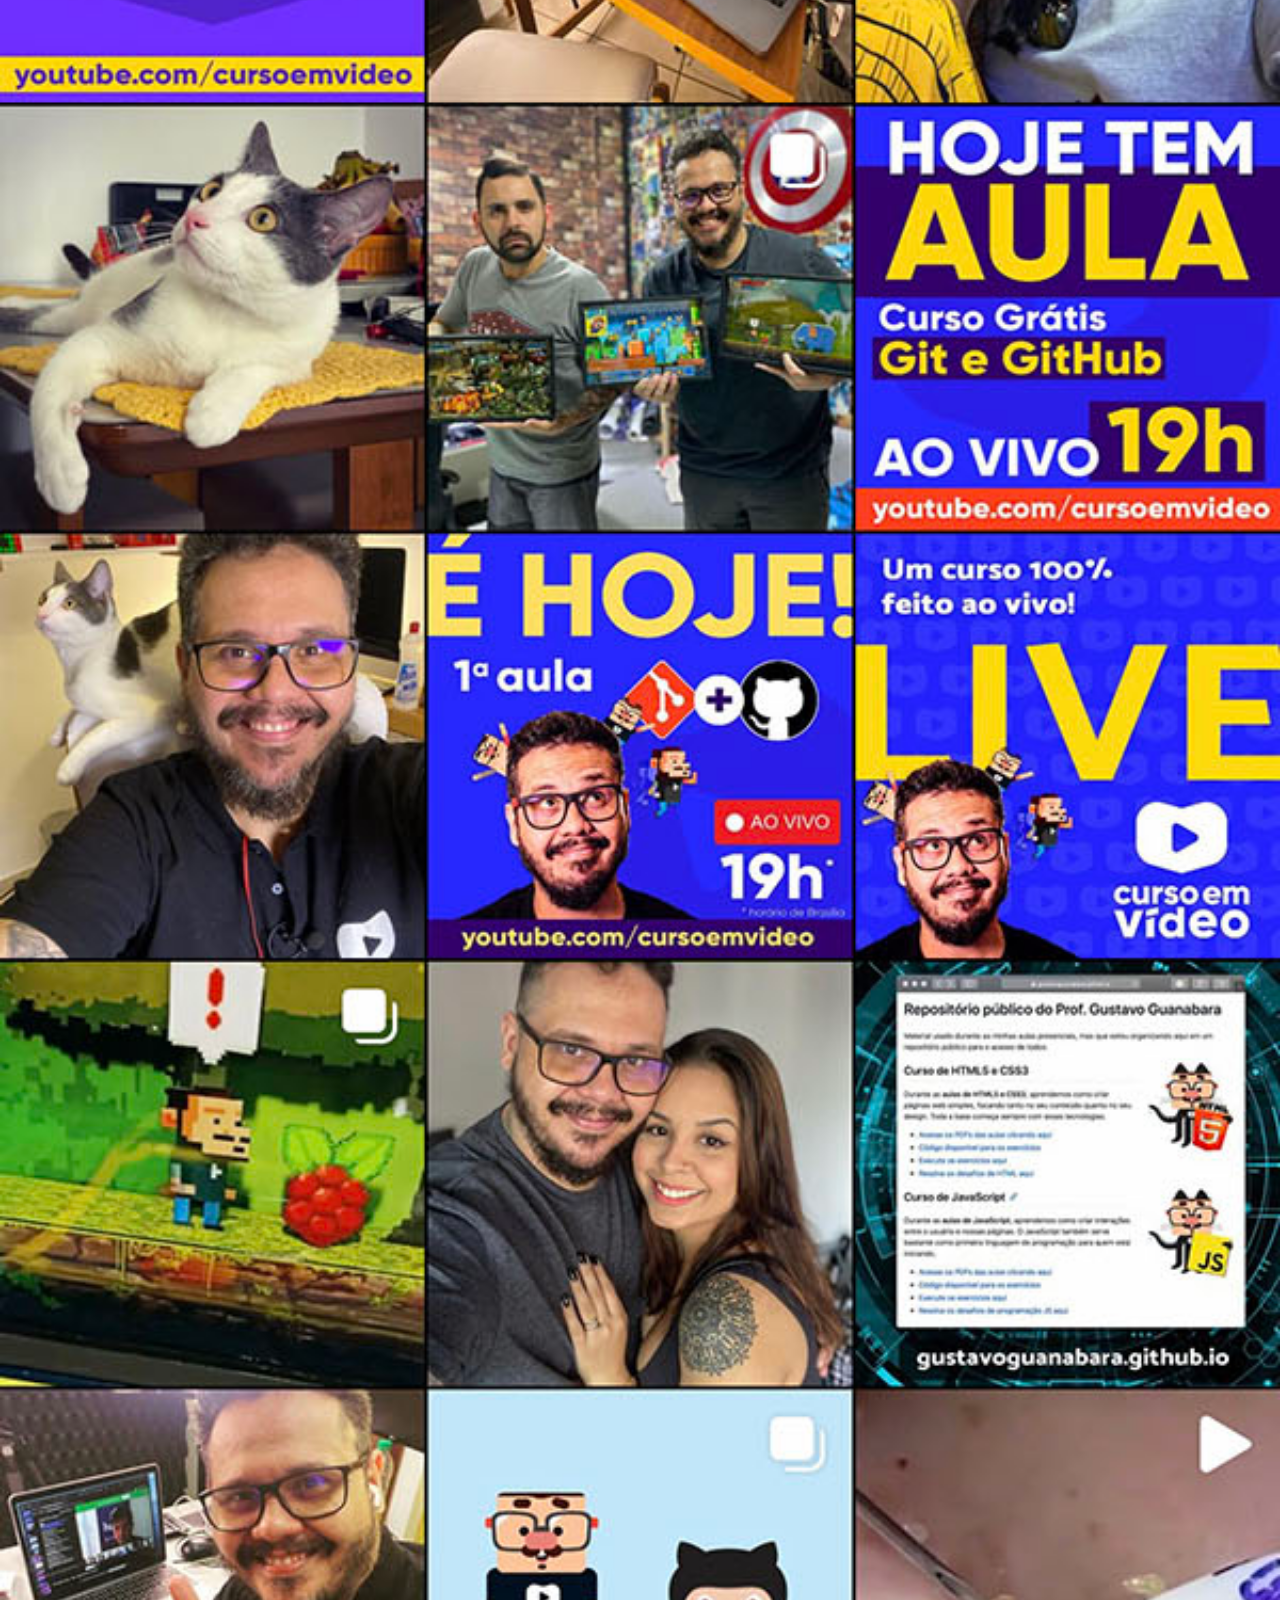
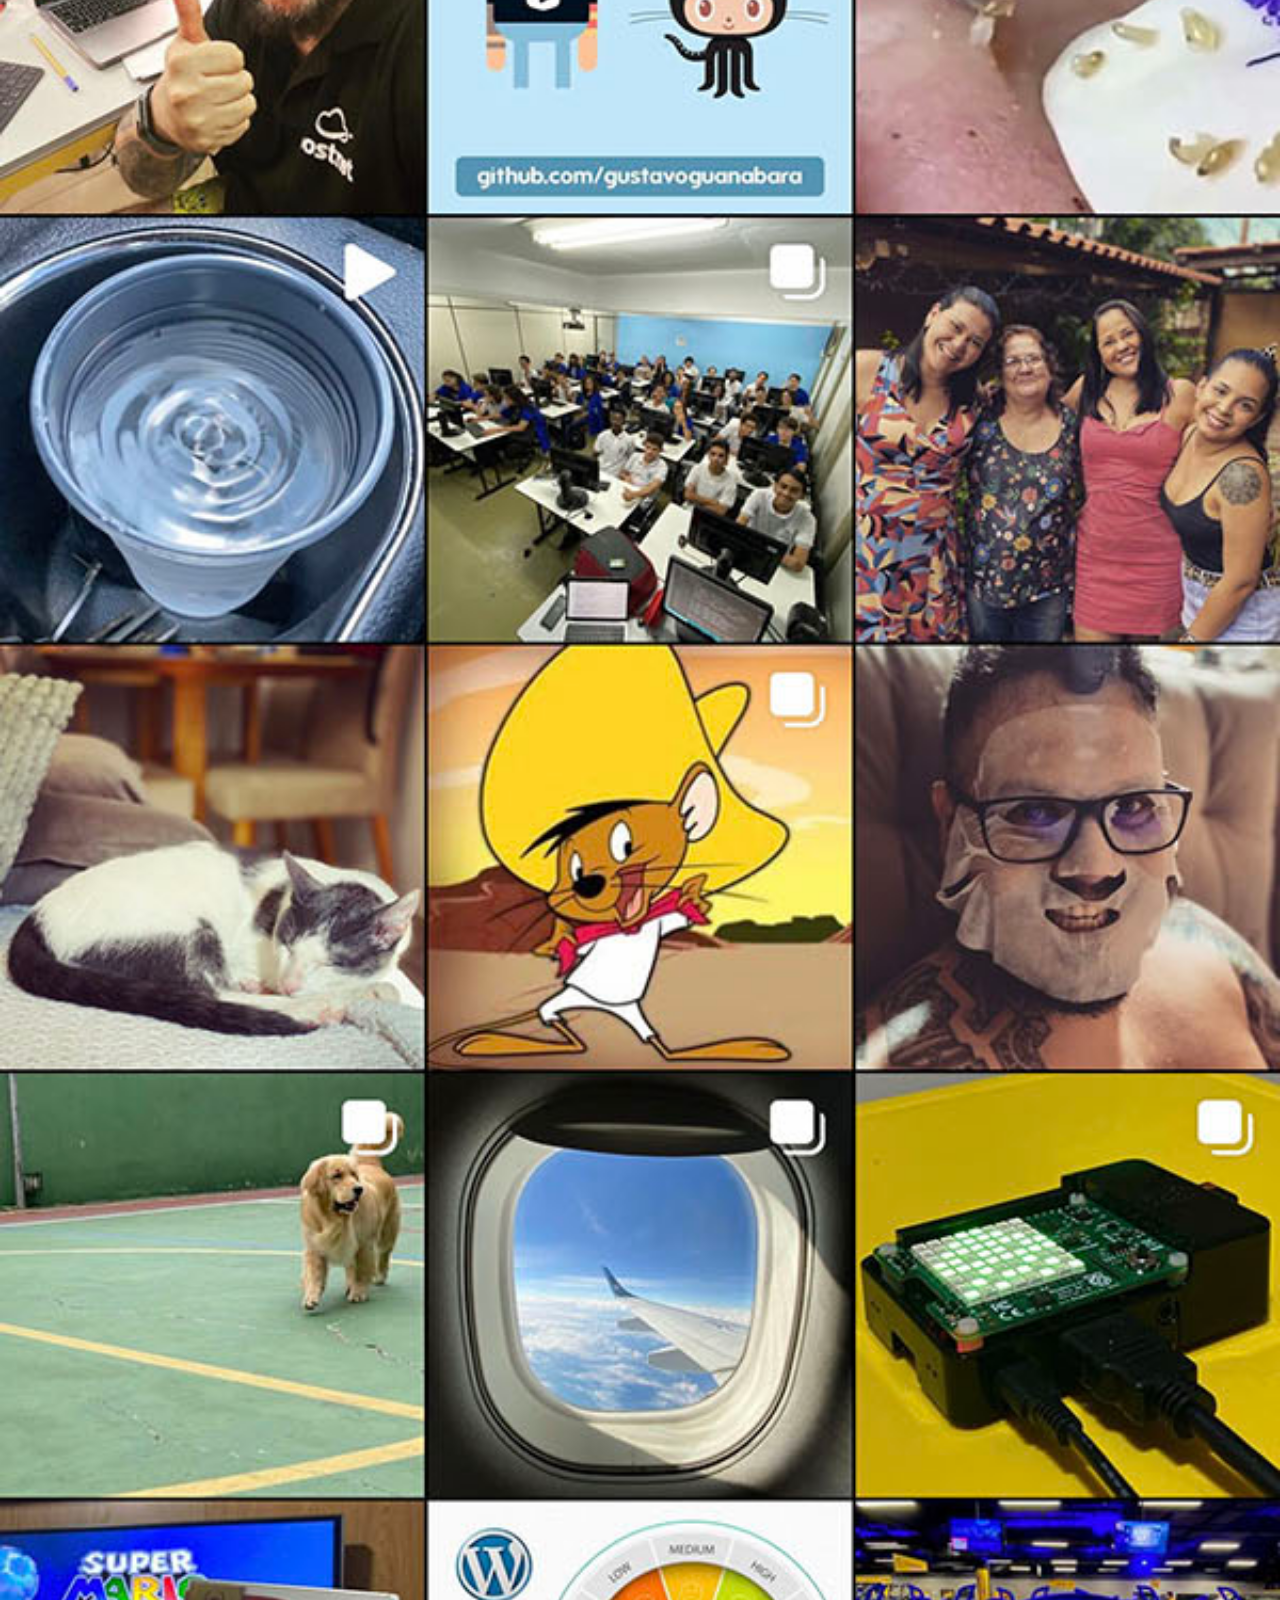
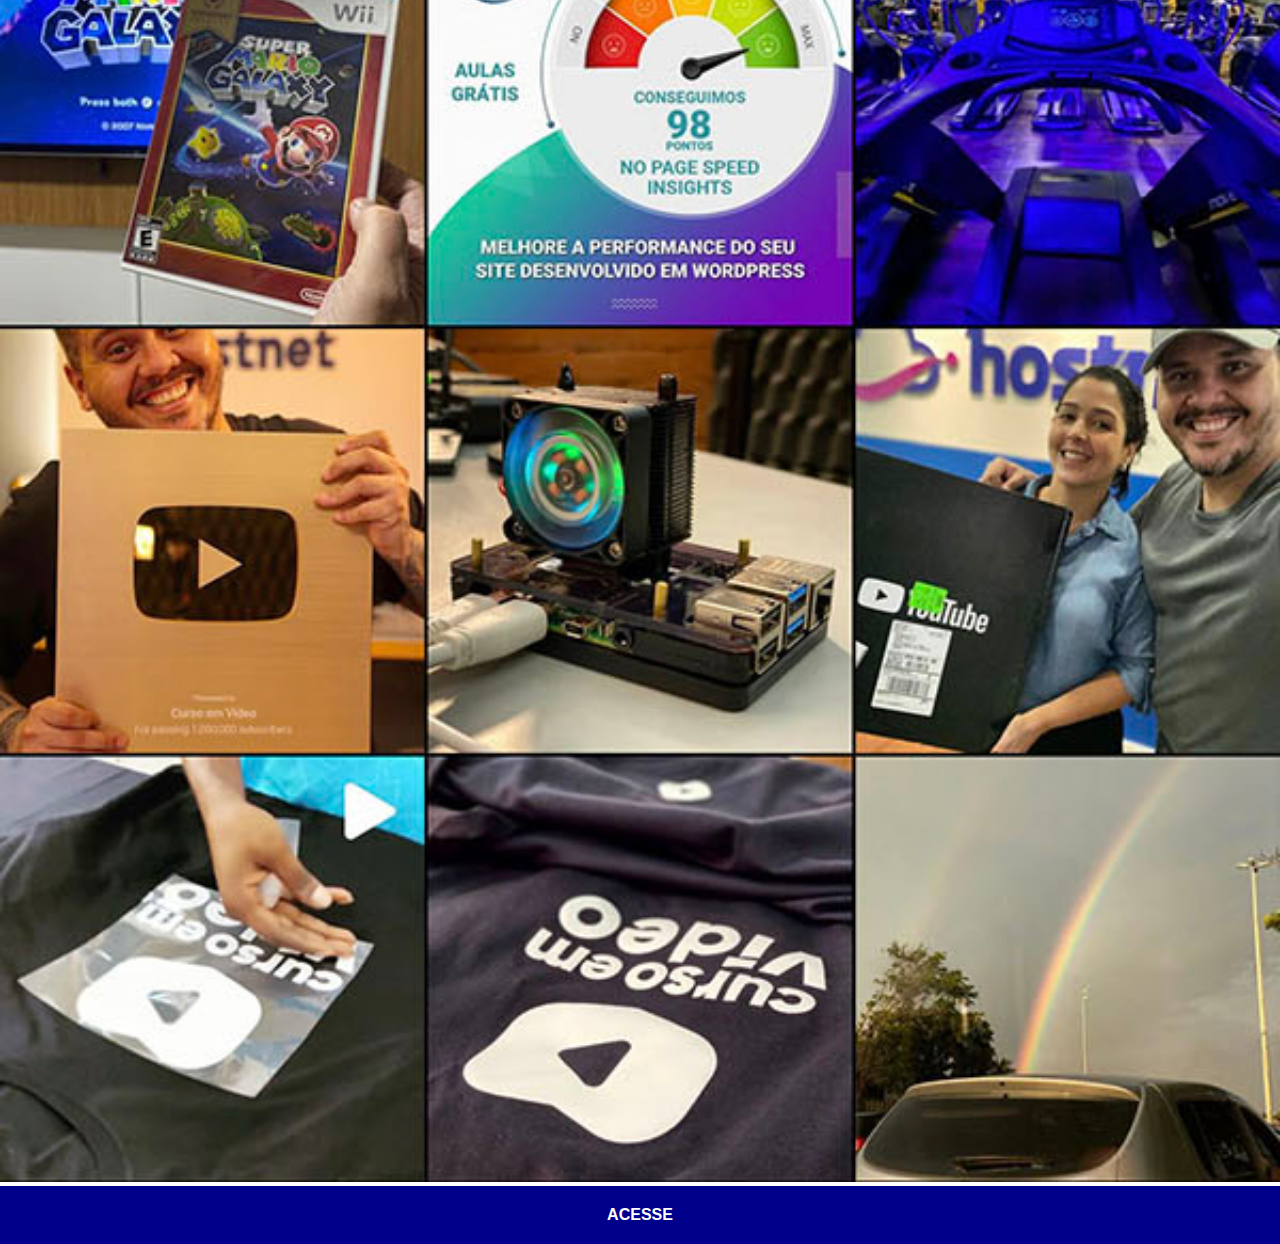
<file: insta.html>
<!DOCTYPE html>
<html lang="en">
<head>
    <meta charset="UTF-8">
    <meta name="viewport" content="width=device-width, initial-scale=1.0">
    <title>Document</title>
    <link rel="stylesheet" href="estilos/social.css">
</head>
<body>
    <img src="imagens/tela-instagram.jpg" alt="Insta">
    <a href="https://www.instagram.com/cursoemvideo/" target="_blank">ACESSE</a>
</body>
</html>
</file>
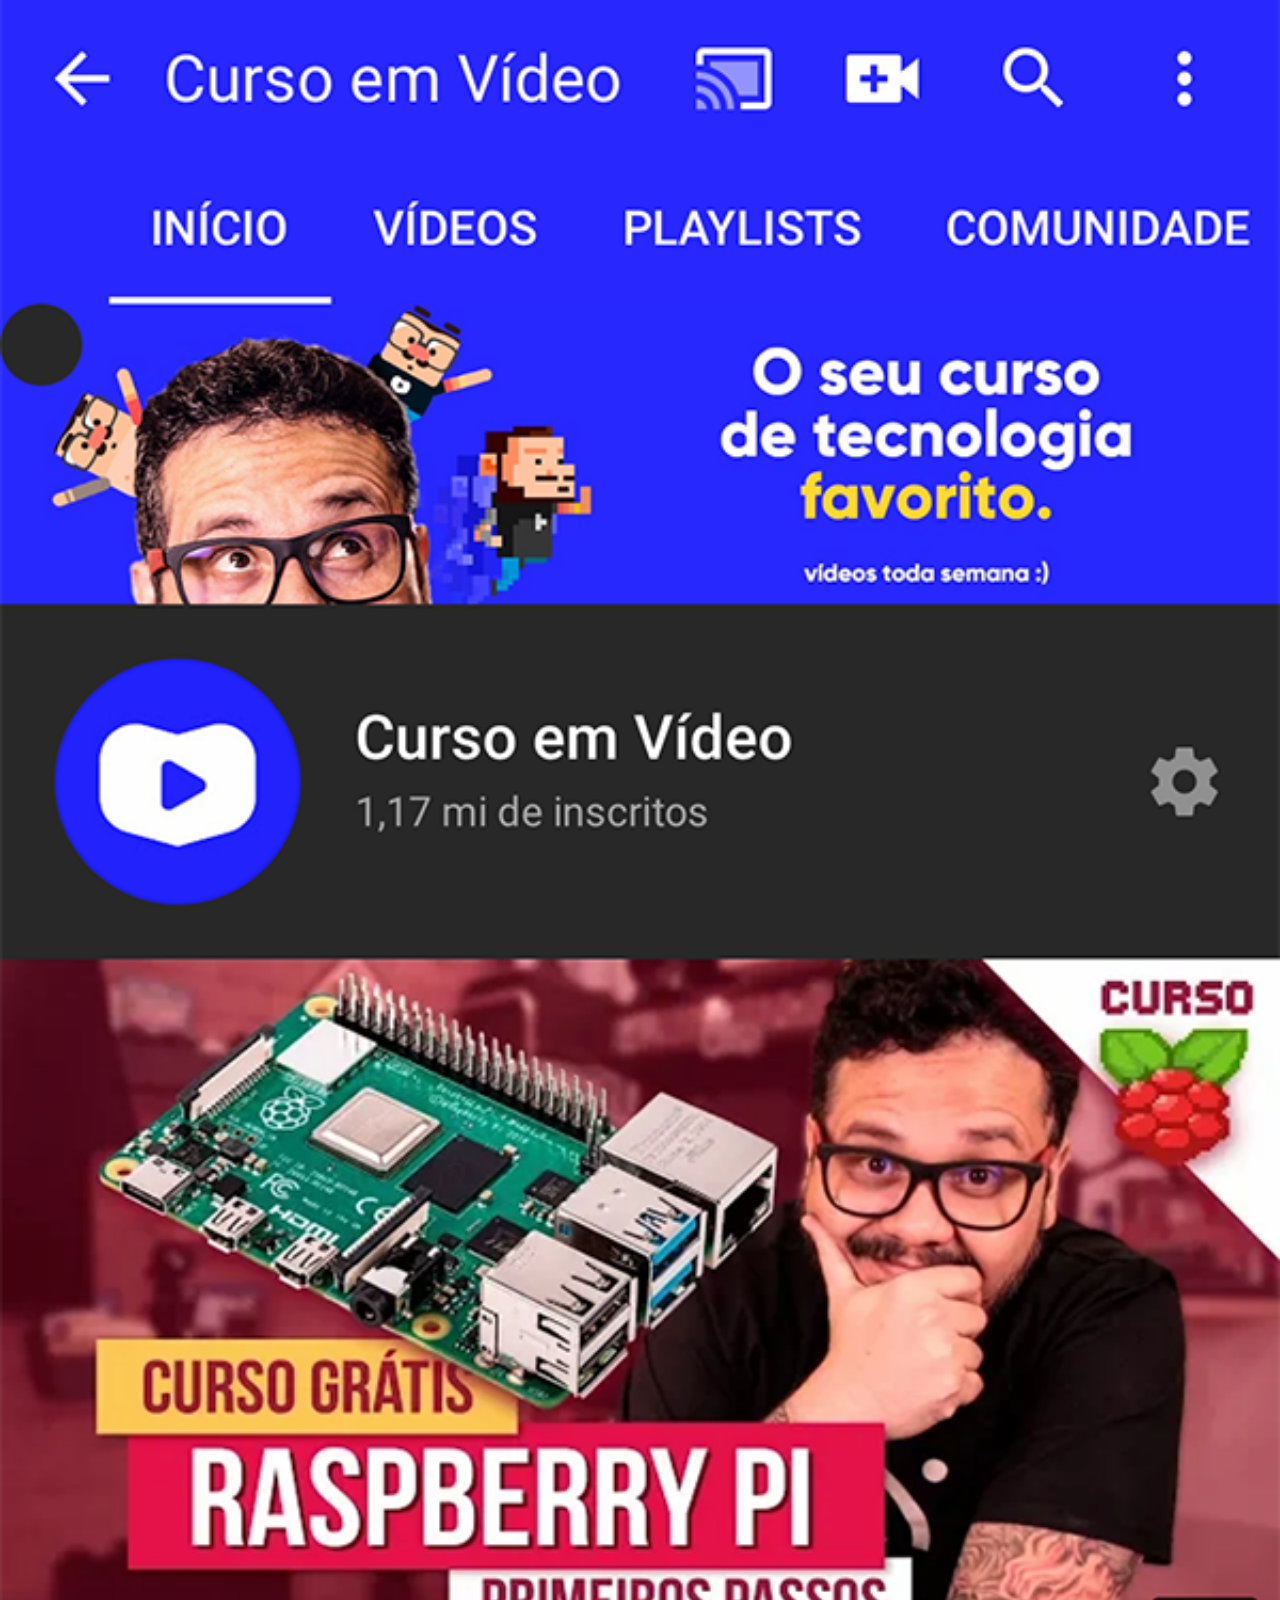
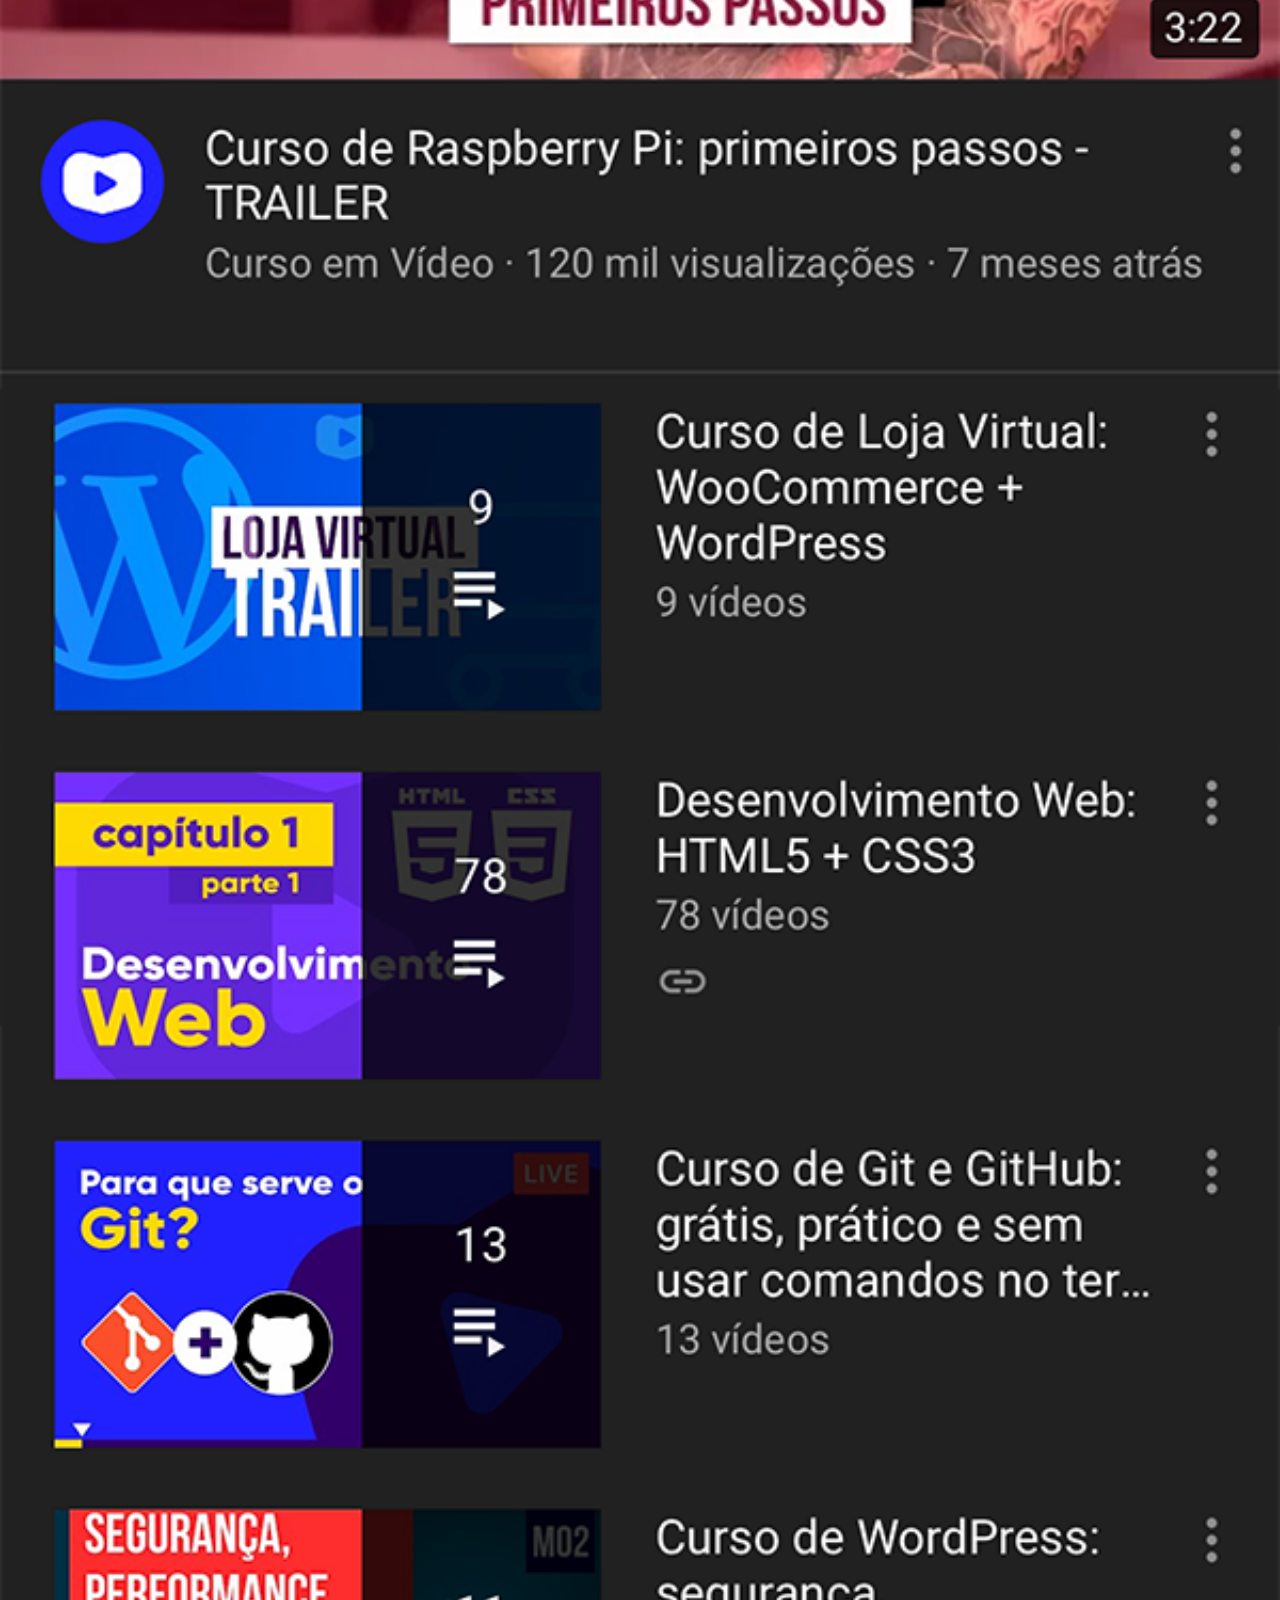
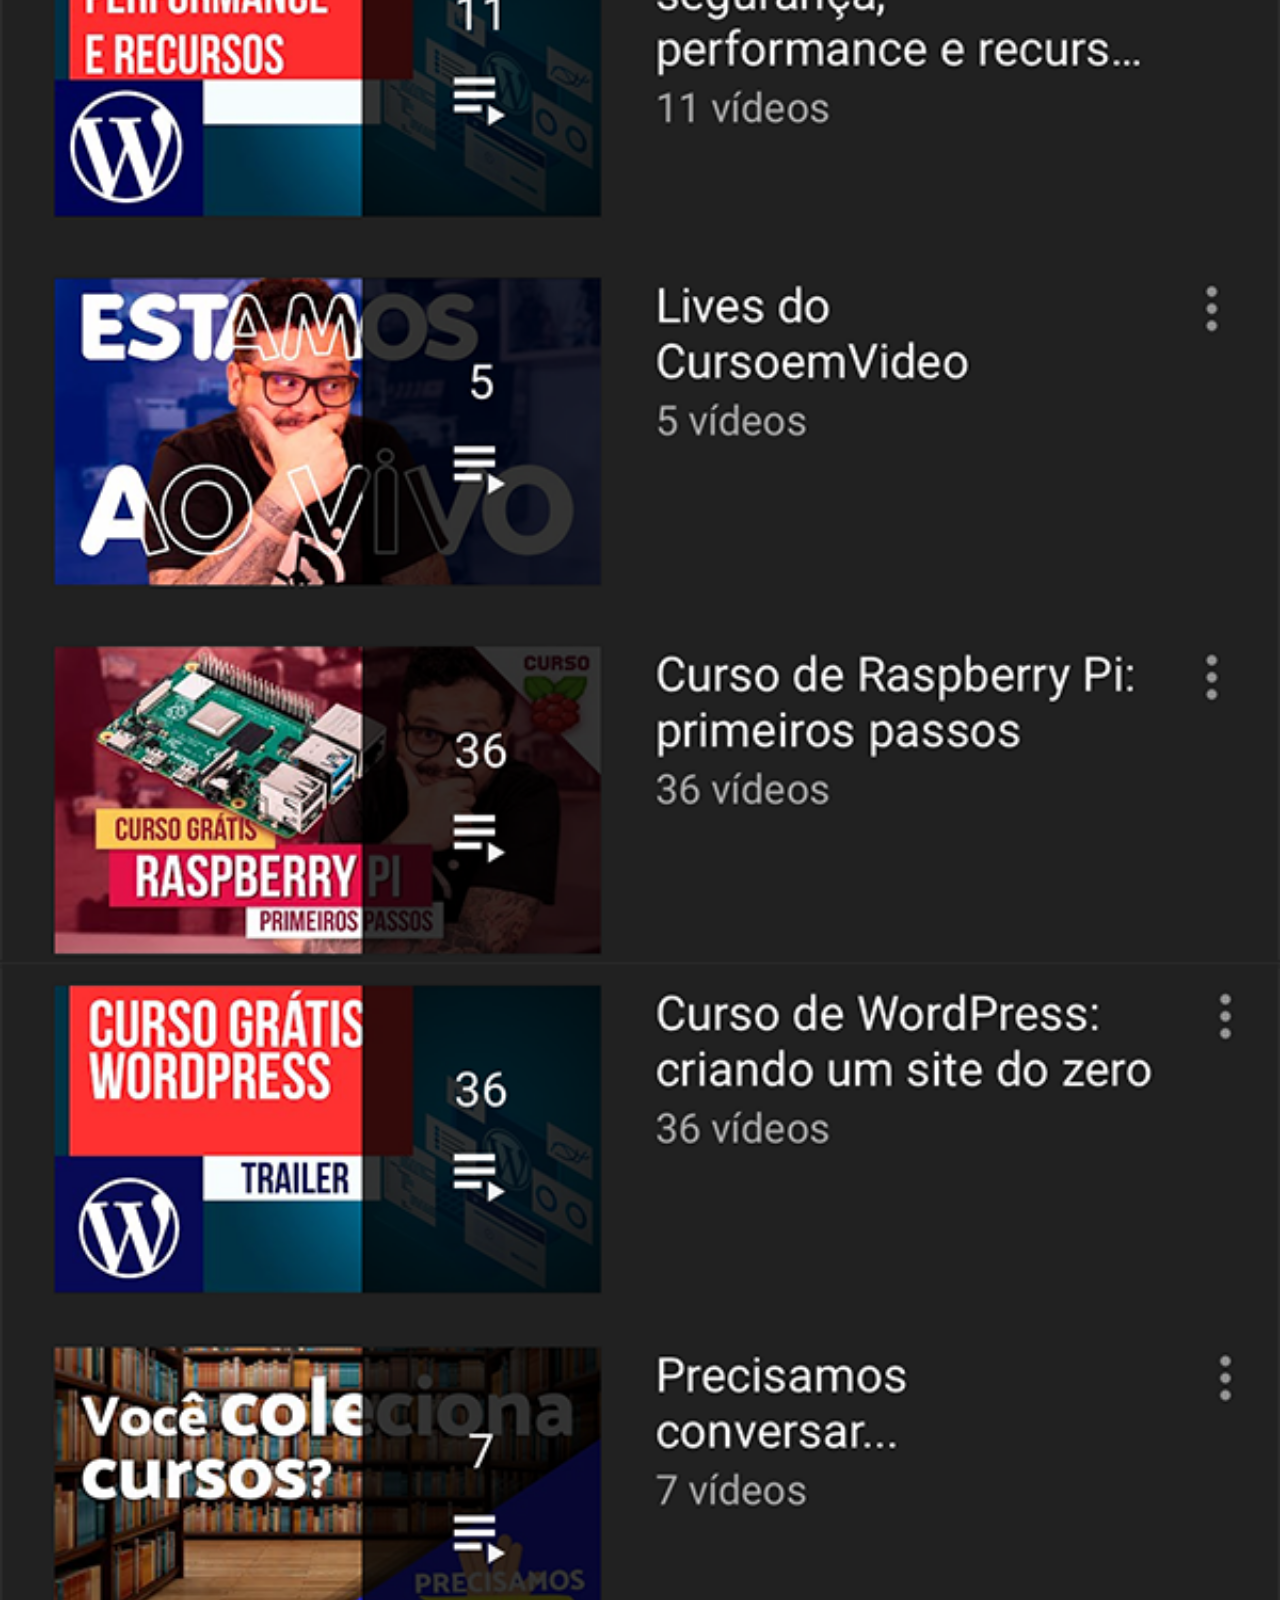
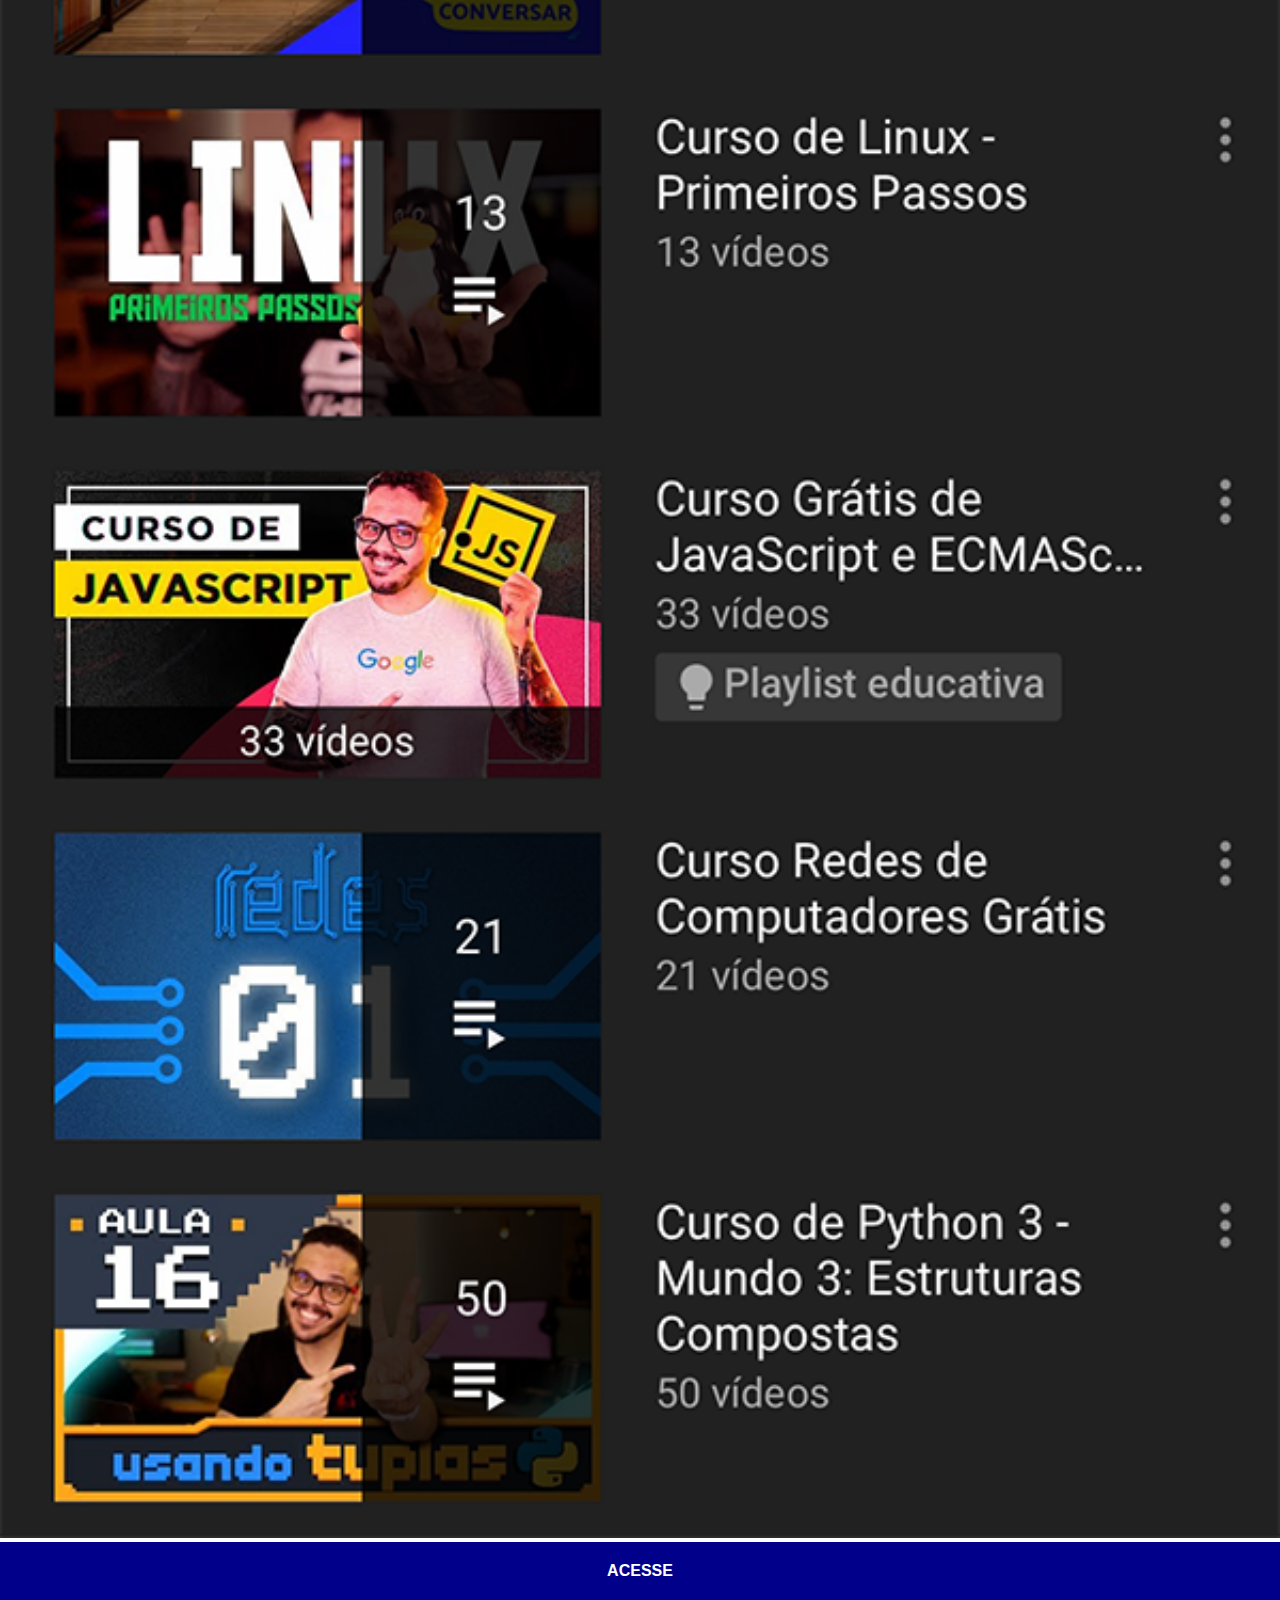
<file: youtube.html>
<!DOCTYPE html>
<html lang="pt-br">
<head>
    <meta charset="UTF-8">
    <meta name="viewport" content="width=device-width, initial-scale=1.0">
    <title>YouTube</title>
    <link rel="stylesheet" href="estilos/social.css">
</head>
<body>
    <img src="imagens/tela-youtube.png" alt="YouTube">
    <a href="https://www.youtube.com/@CursoemVideo" target="_blank">ACESSE</a>
</body>
</html>
</file>
<file: estilos/style.css>
@charset "UTF-8";

* {
    margin: 0px;
    padding: 0px;
    font-family: Arial, Helvetica, sans-serif;
}

html, body {
    width: 100vw;
    height: 100vh;
    background-color: black;
}

body {
    background: url(../imagens/fundo-madeira.jpg) no-repeat top center;
    background-size: cover;
    background-attachment: fixed;
}

main {
    position: relative;
    height: 100vh;
    
}

section#telefone {
    position: absolute;
    top: 50%;
    left: 50%;
    transform: translate(-50%, -50%);
    height: 627px;
    width: 310px;
    background: url(../imagens/frame-iphone.png) no-repeat;
}

iframe#tela {
    position: relative;
    top: 81px;
    left: 22.5px;
    width: 265px;
    height: 468px;
}

section#redes-sociais img {
    width: 50px;
    margin: 10px;
    border-radius: 50%;
    box-shadow: 2px 2px 5px rgba(0, 0, 0, 0.384);
    box-sizing: border-box;
}

section#redes-sociais img:hover {
    border: 2px solid rgba(255, 255, 255, 0.63);
    transform: translate(-3px, -3px);
    box-shadow: 5px 5px 10px rgba(0, 0, 0, 0.61);
    transition: transform .5s;
}
</file>
<file: estilos/social.css>
@charset "UTF-8";

* {
    margin: 0px;
    padding: 0px;
    font-family: Arial, Helvetica, sans-serif;
}

::-webkit-scrollbar {
    width: 0px;
    height: 0px;
}

img {
    width: 100vw;
}

a {
    display: block;
    background-color: darkblue;
    padding: 20px;
    text-align: center;
    color: white;
    font-weight: bolder;
    text-decoration: none;
}

a:hover {
    background-color: blue;
}
</file>
